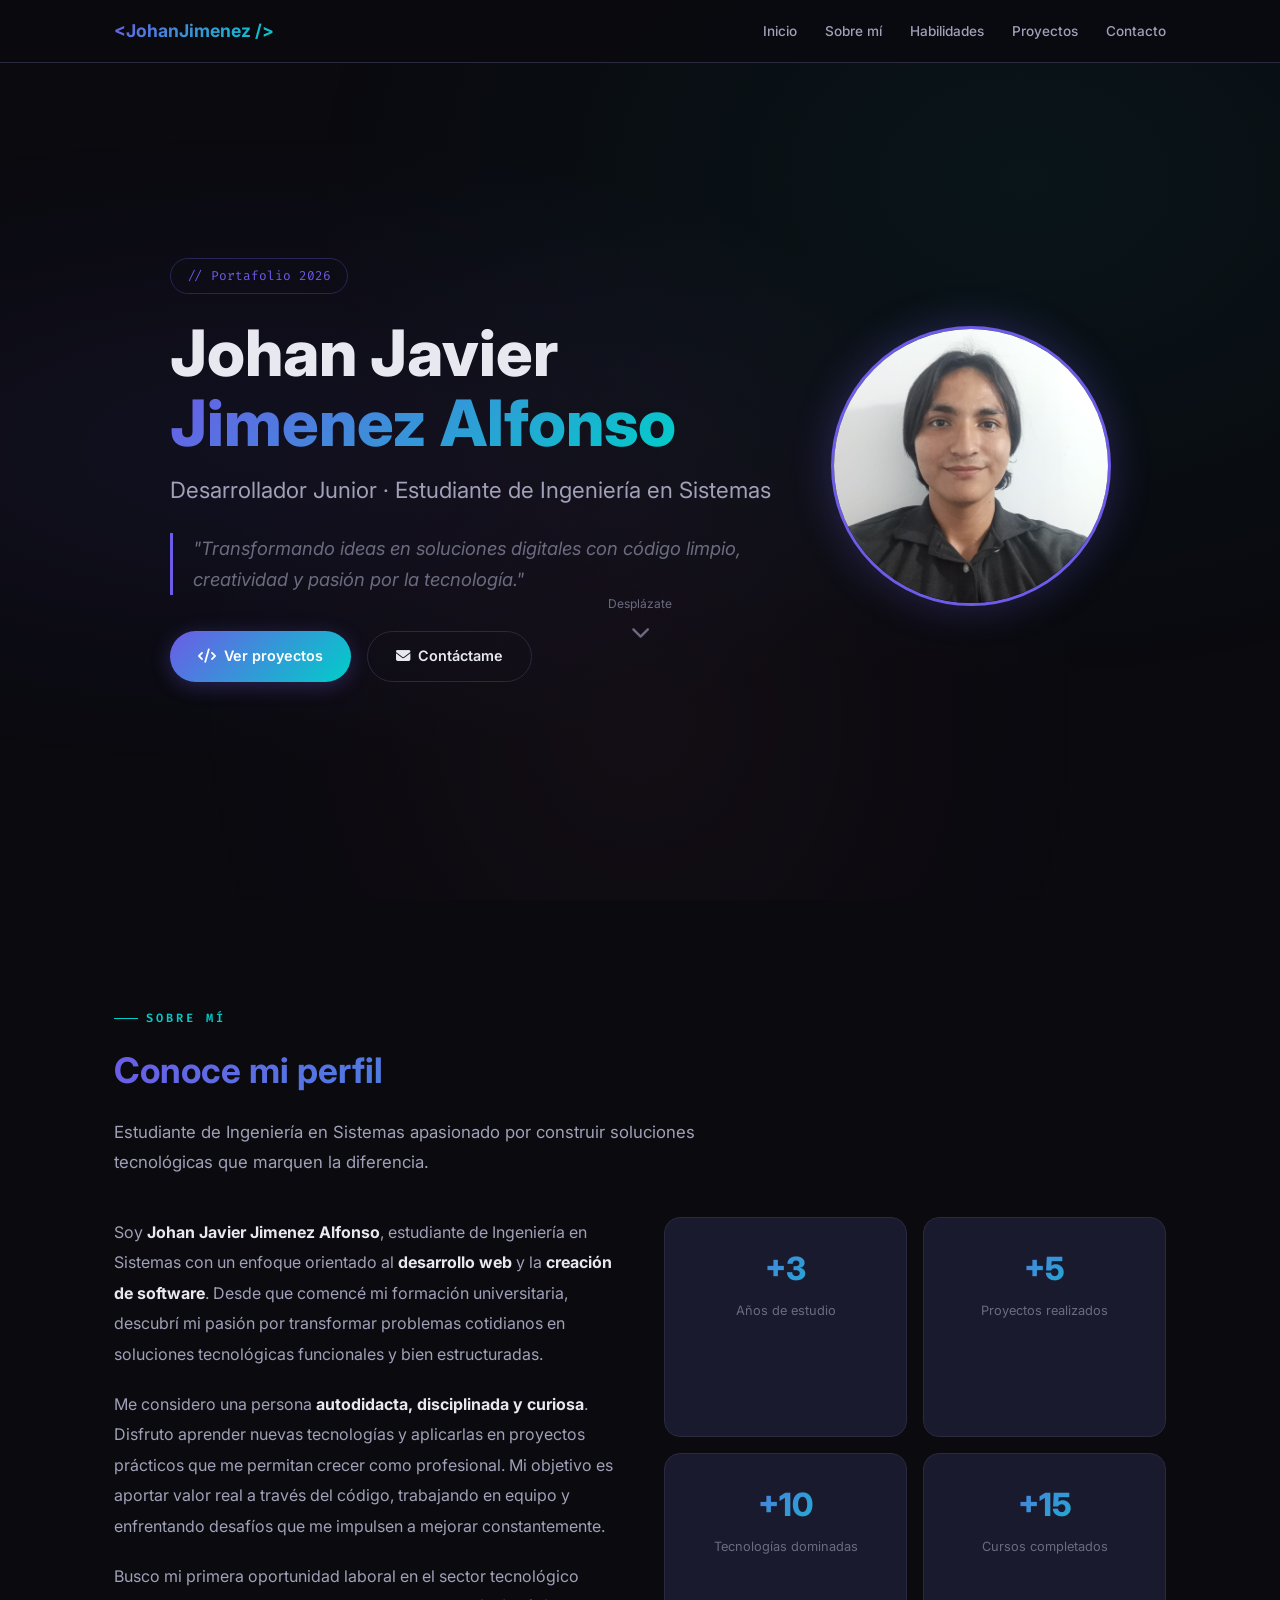
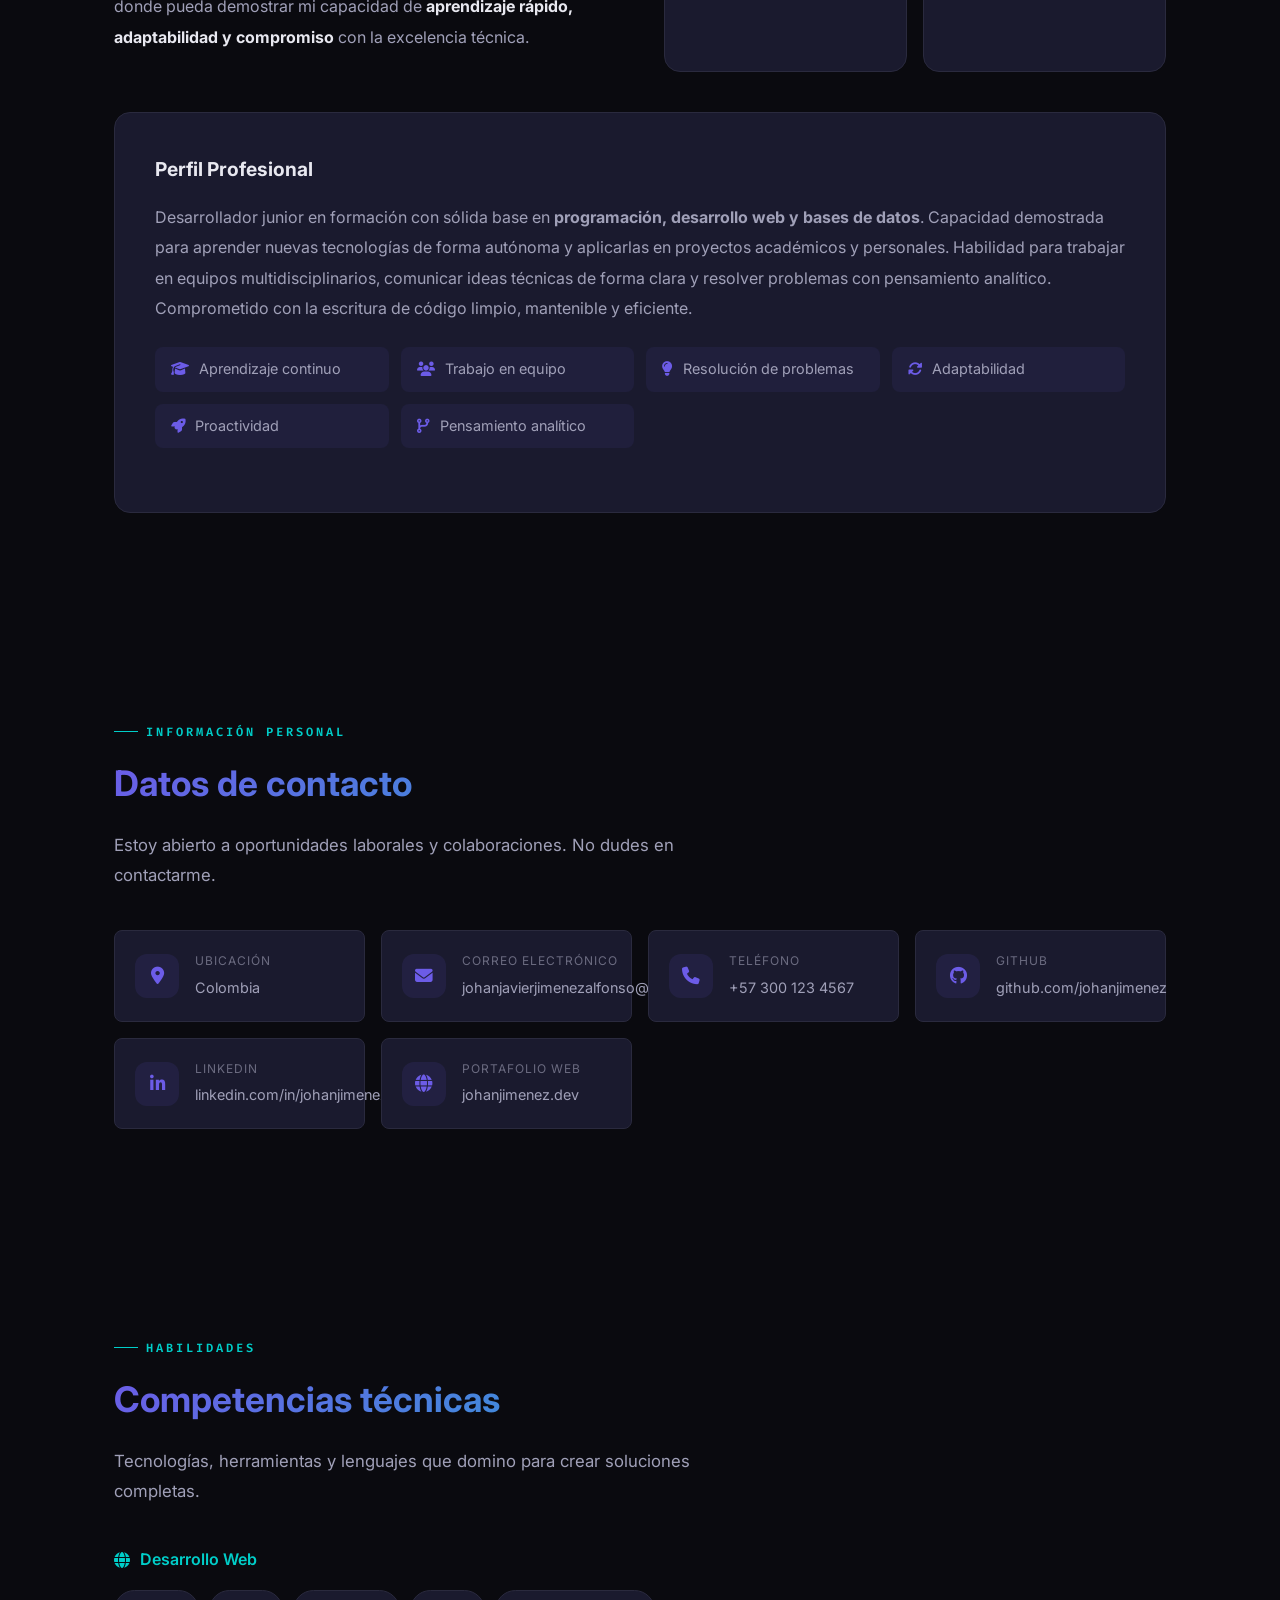
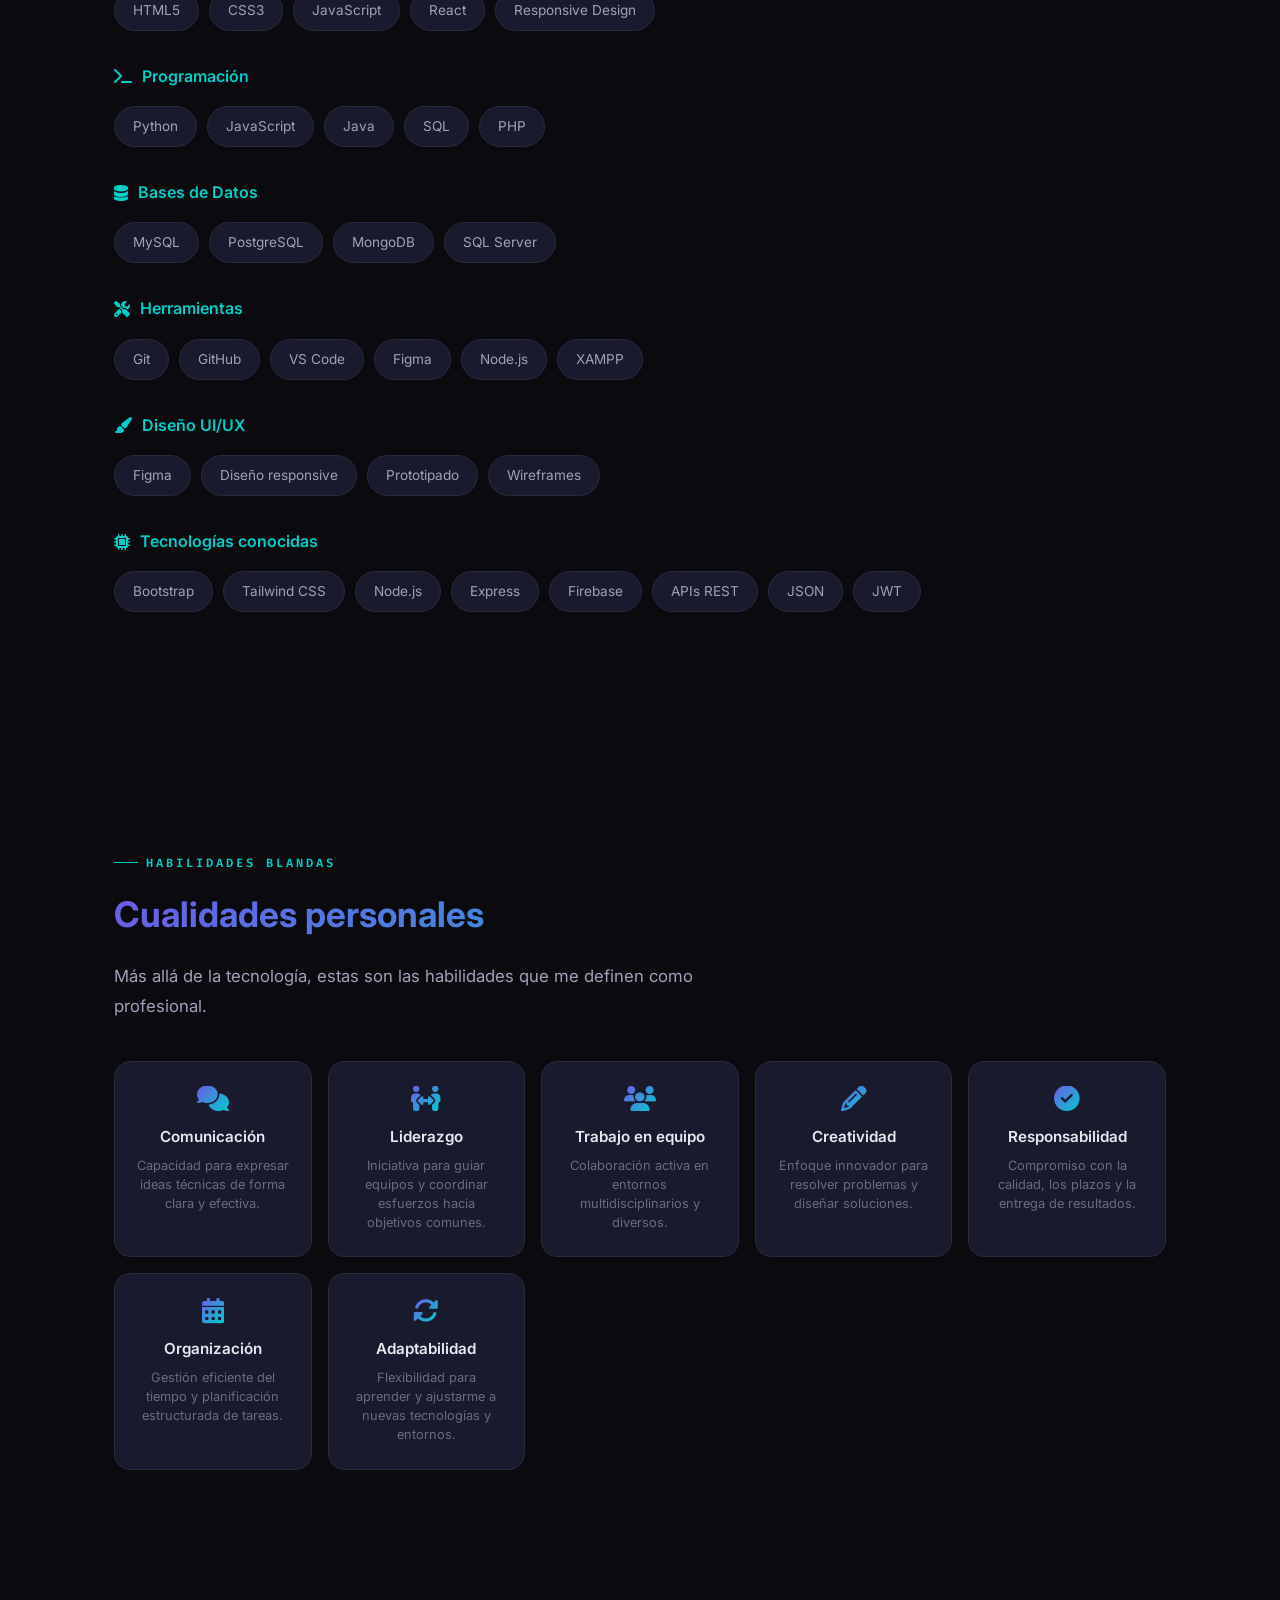
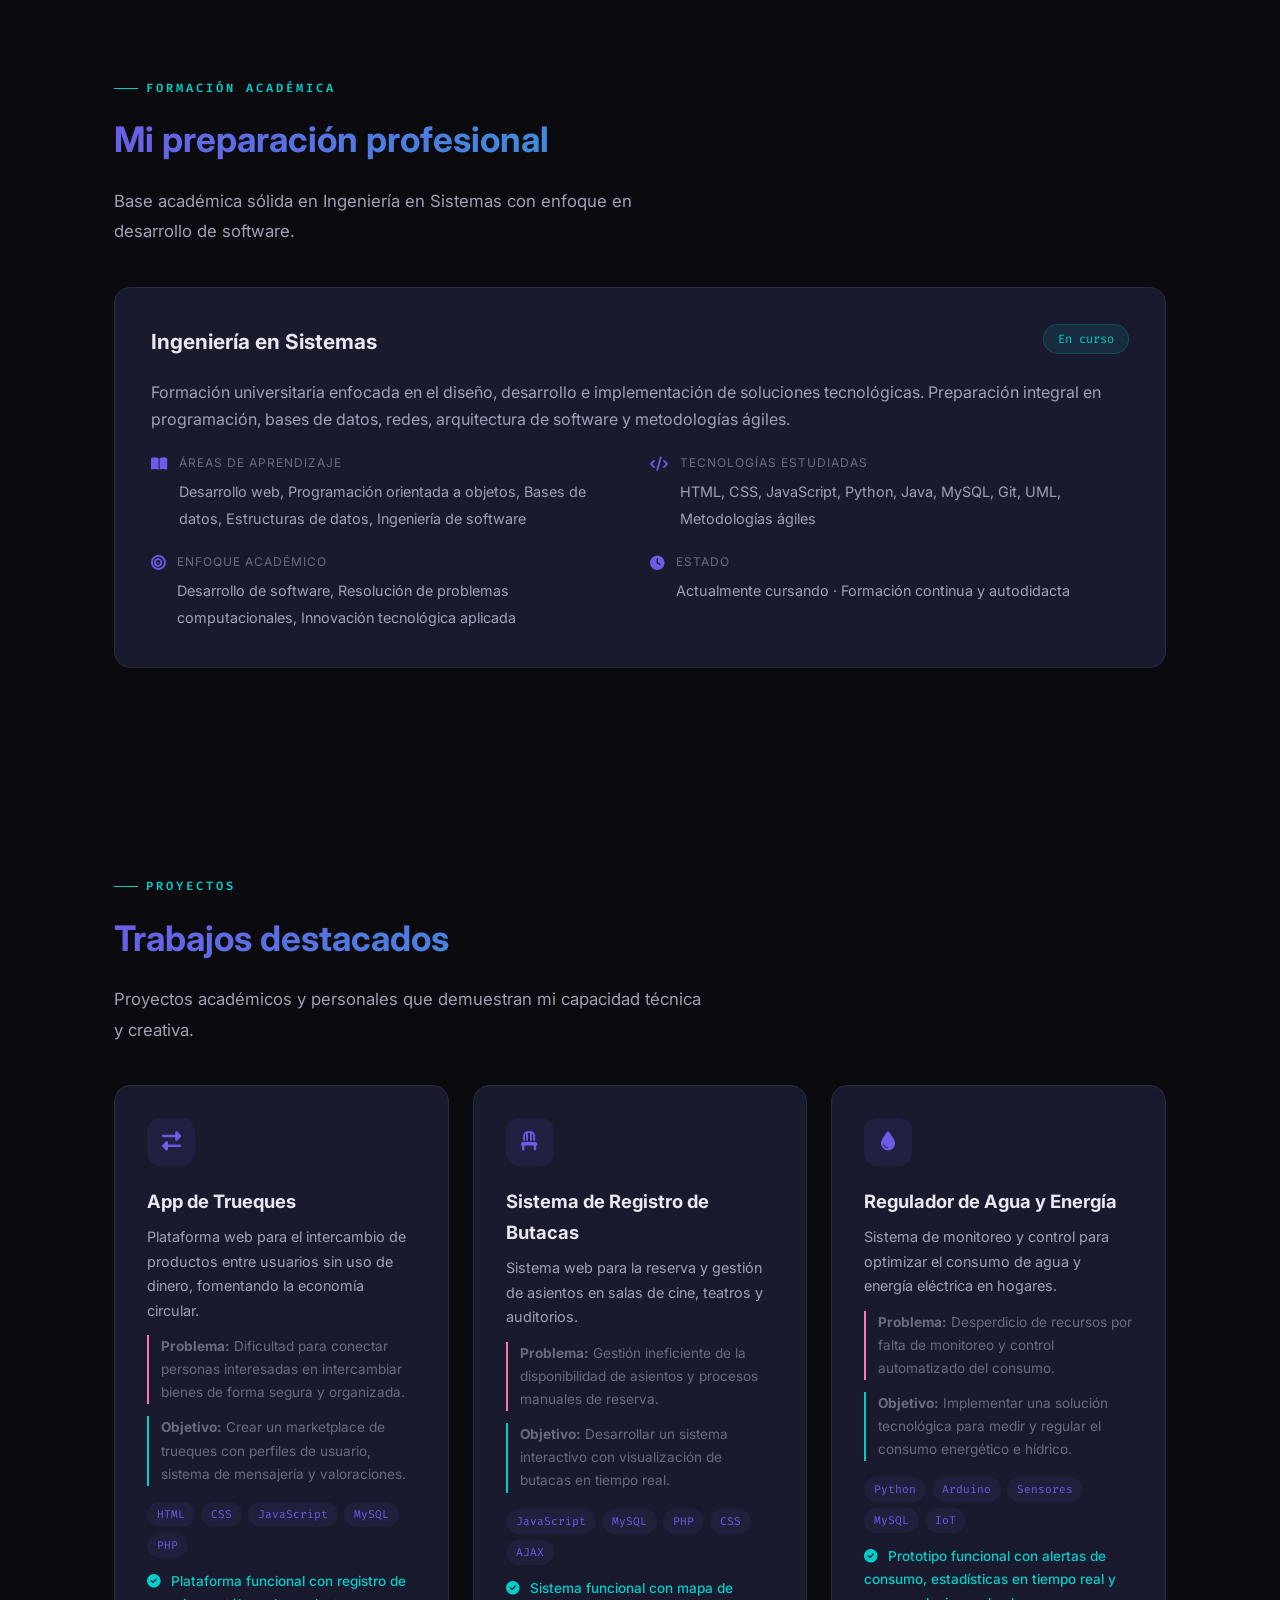
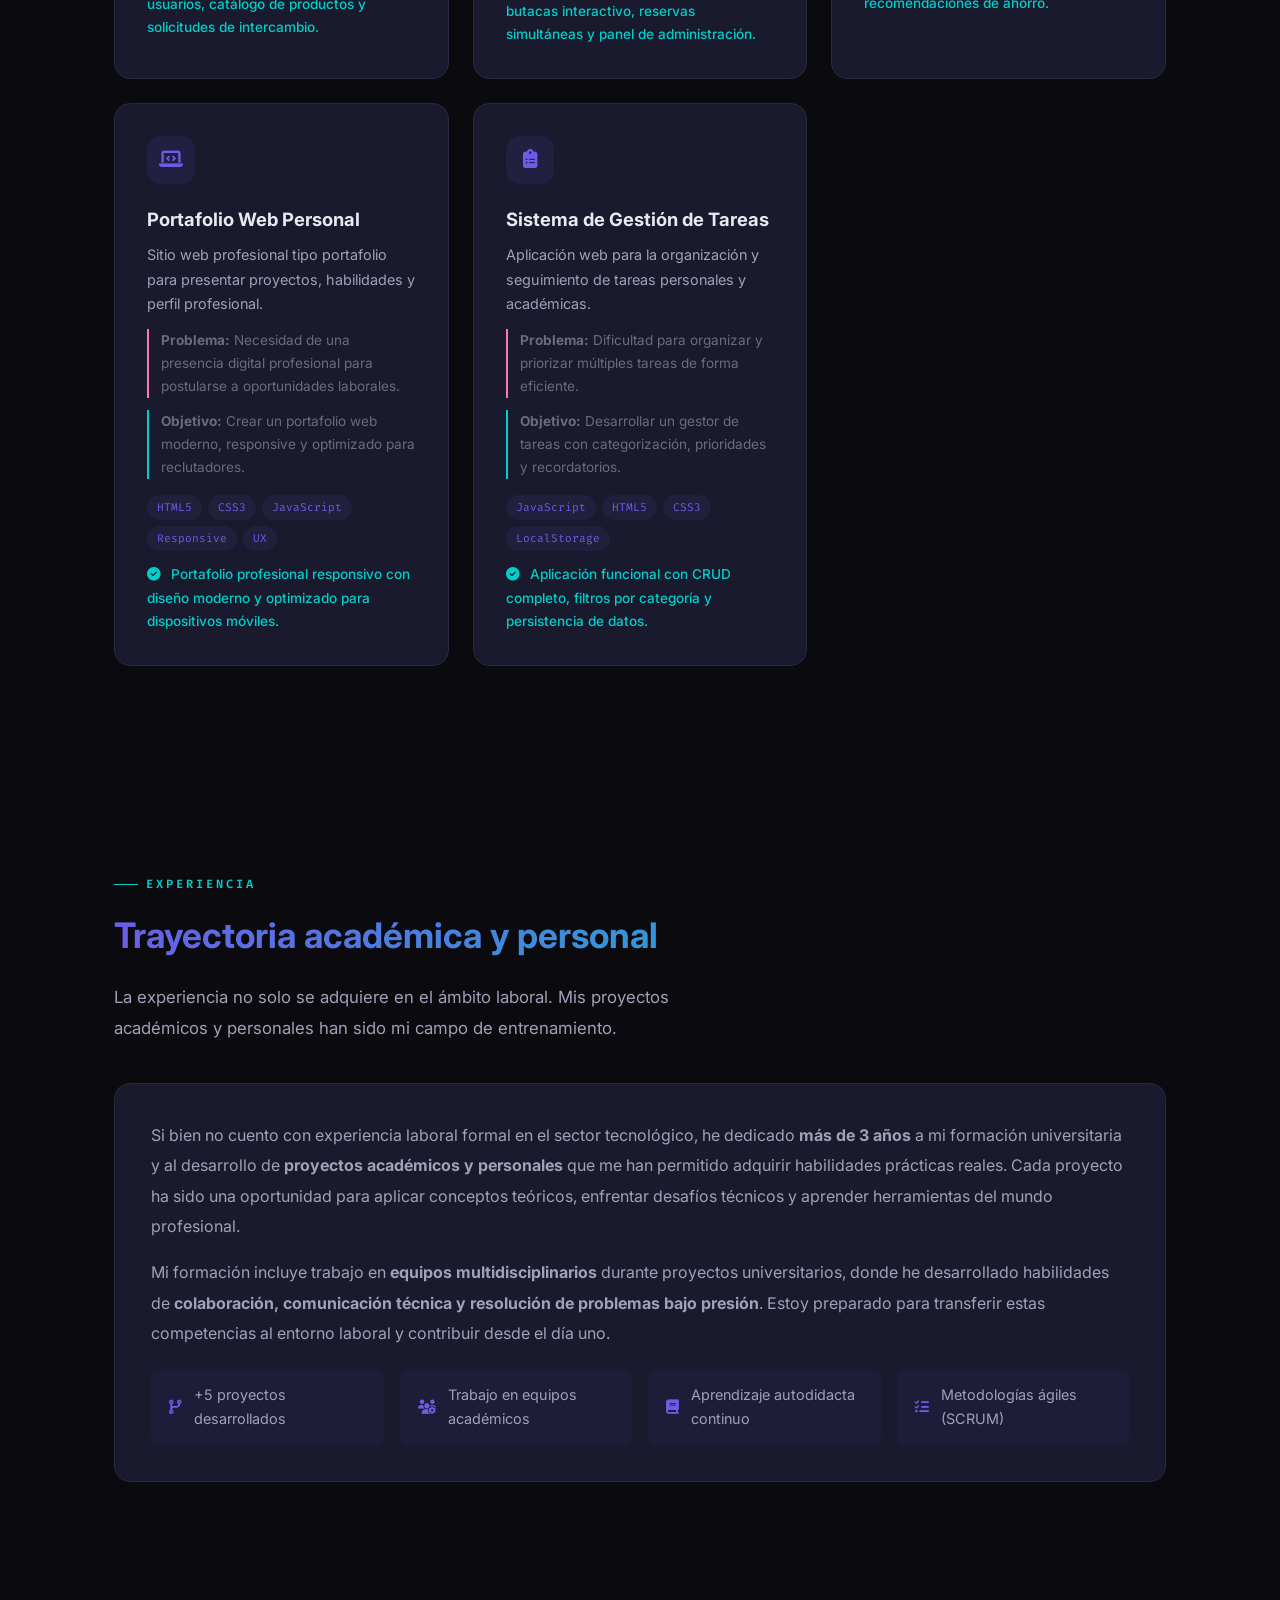
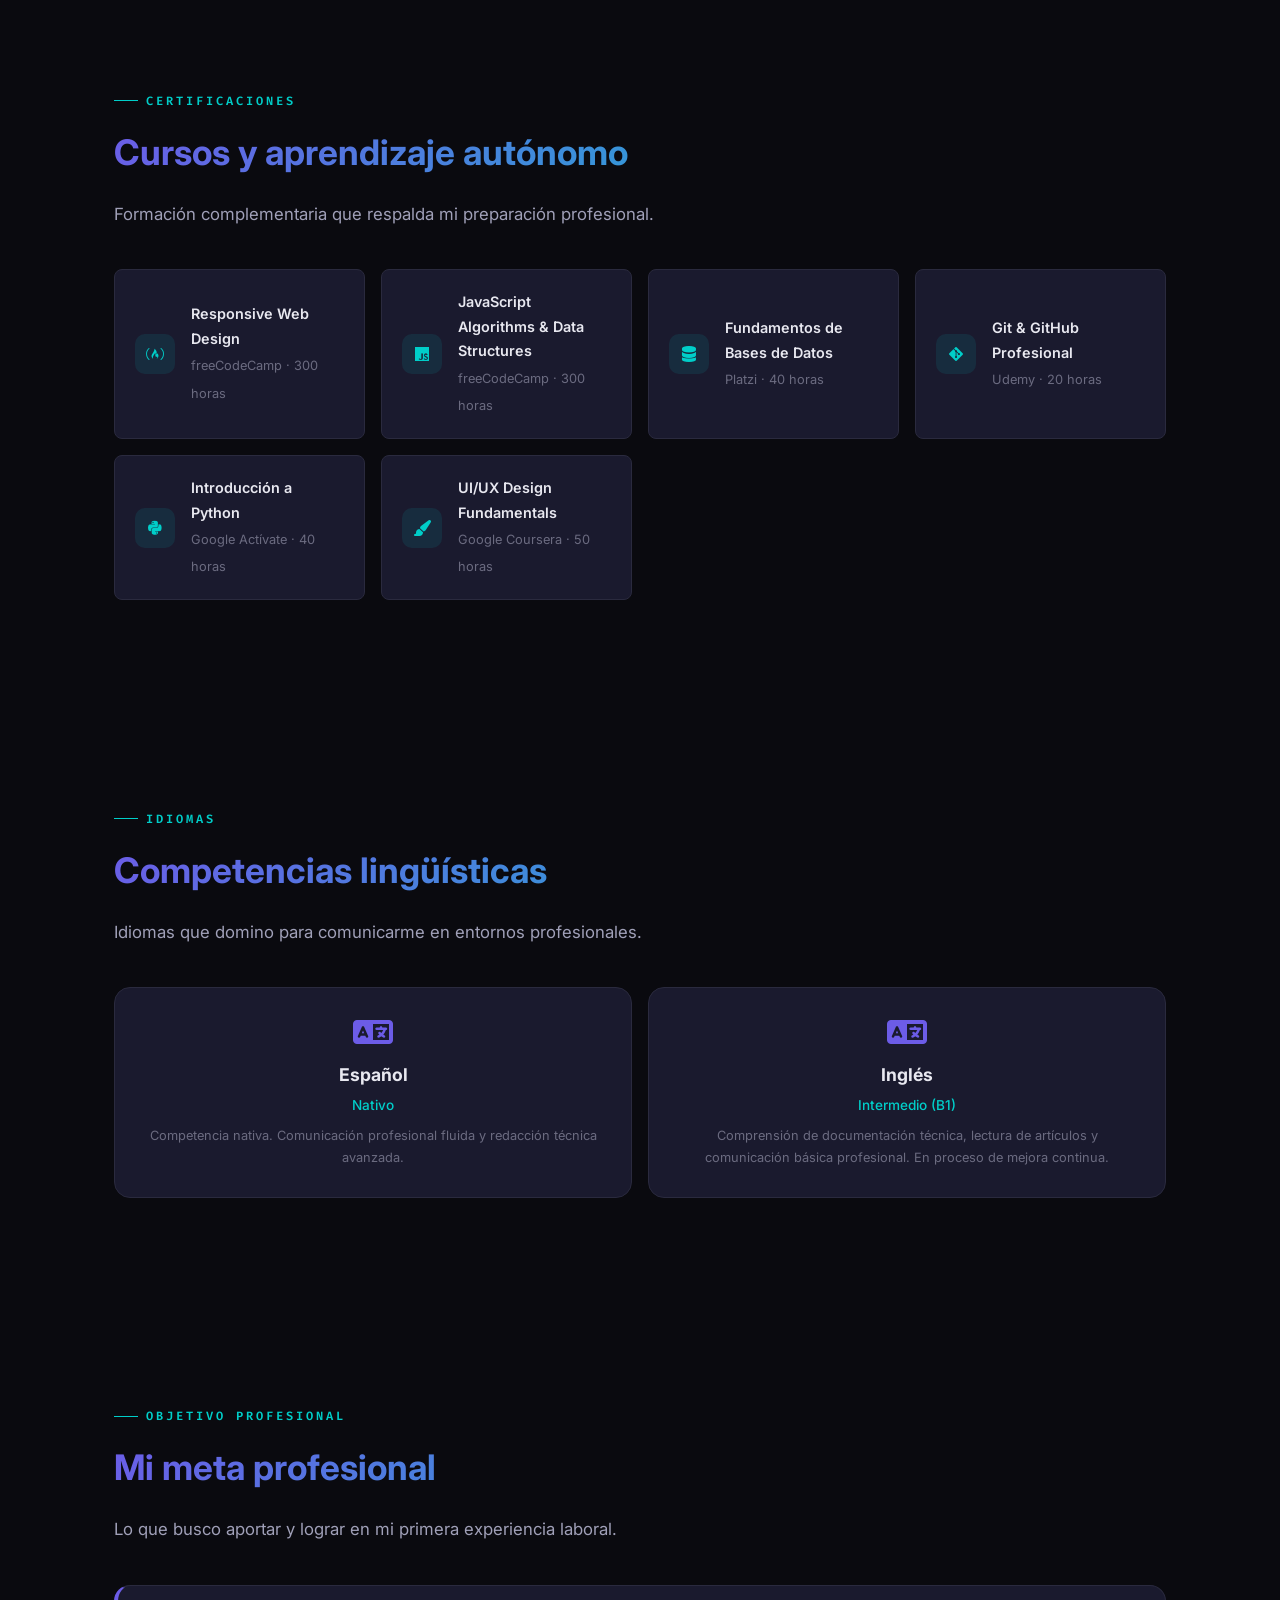
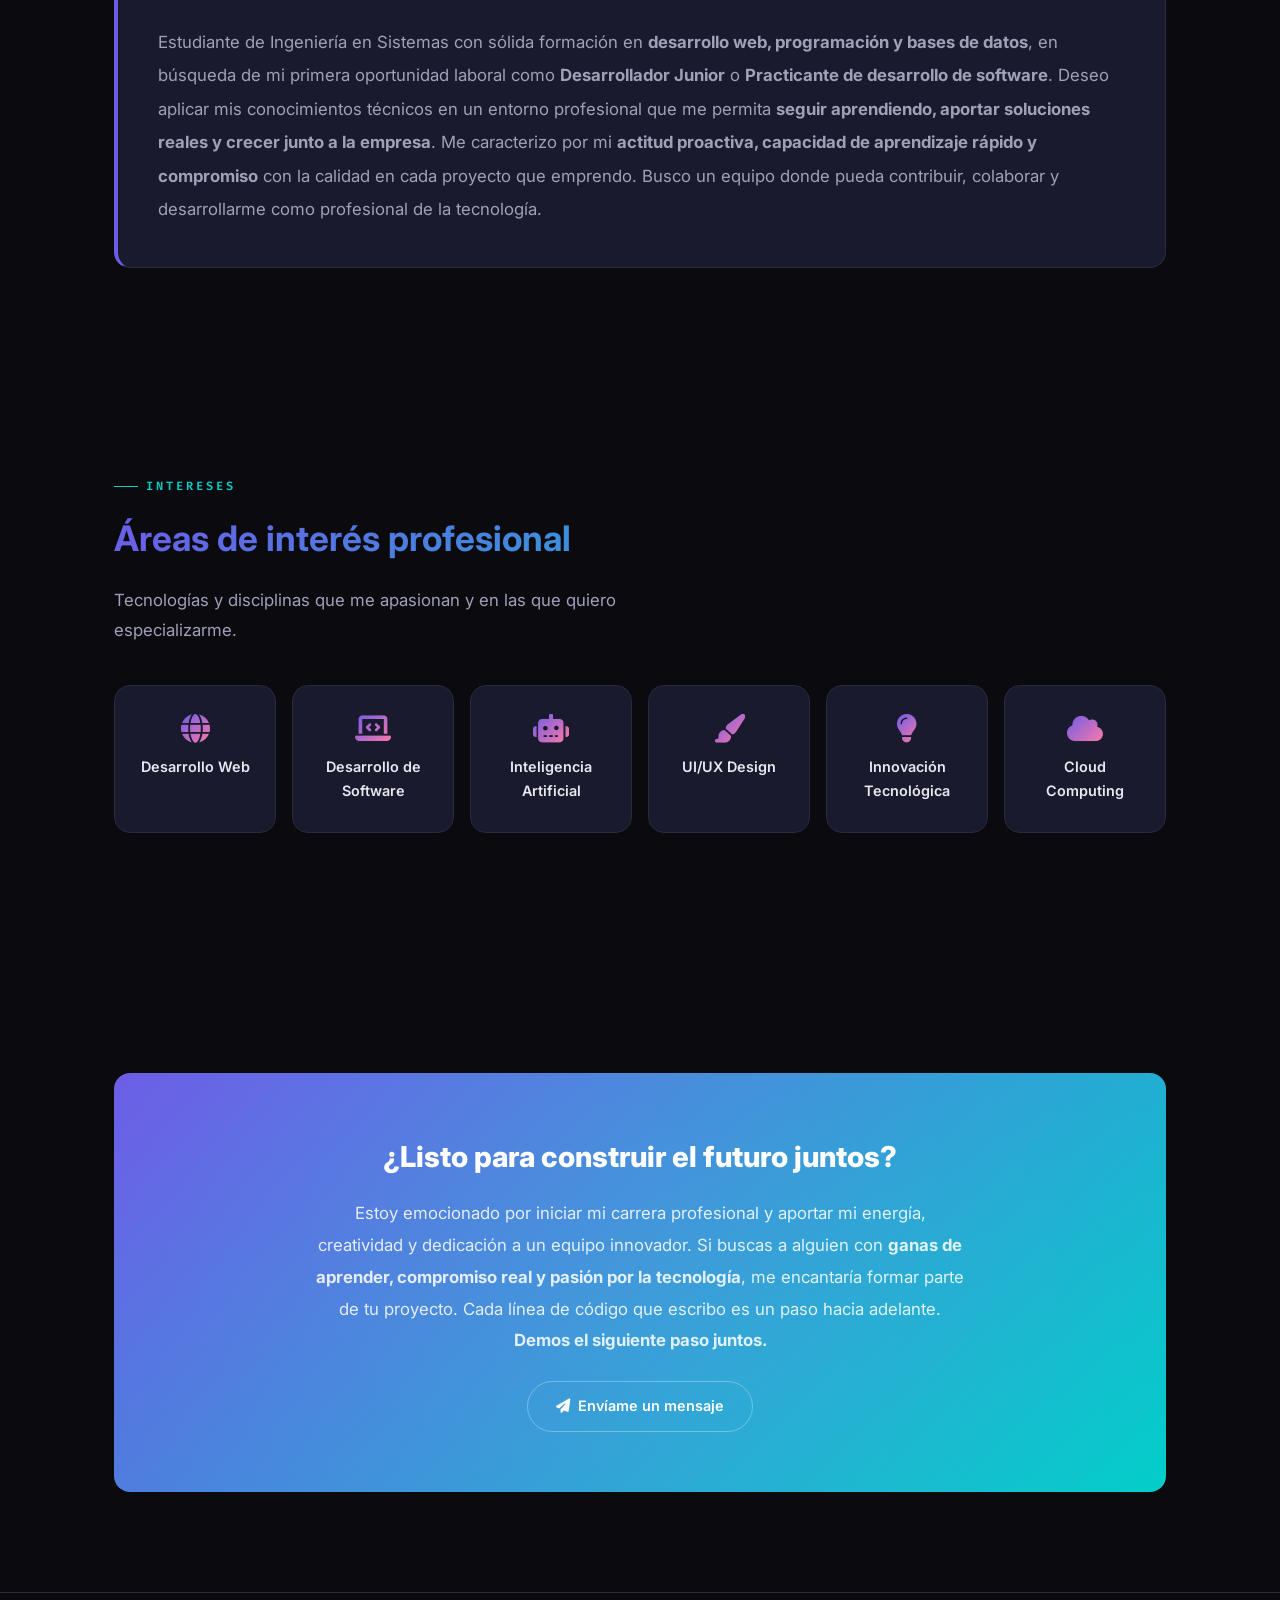
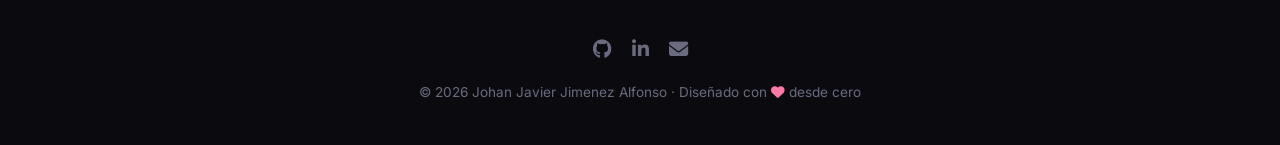
<file: index.html>
<!DOCTYPE html>
<html lang="es">
<head>
    <meta charset="UTF-8">
    <meta name="viewport" content="width=device-width, initial-scale=1.0">
    <title>Johan Javier Jimenez Alfonso | Portafolio</title>
    <link rel="preconnect" href="https://fonts.googleapis.com">
    <link href="https://fonts.googleapis.com/css2?family=Inter:wght@300;400;500;600;700;800&family=Fira+Code:wght@400;500&display=swap" rel="stylesheet">
    <link rel="stylesheet" href="https://cdnjs.cloudflare.com/ajax/libs/font-awesome/6.5.1/css/all.min.css">
    <style>
        :root {
            --bg-primary: #0a0a0f;
            --bg-secondary: #12121a;
            --bg-card: #1a1a2e;
            --bg-card-hover: #1f1f35;
            --text-primary: #e8e8f0;
            --text-secondary: #a0a0b8;
            --text-muted: #6b6b80;
            --accent-1: #6c5ce7;
            --accent-2: #00cec9;
            --accent-3: #fd79a8;
            --accent-gradient: linear-gradient(135deg, #6c5ce7, #00cec9);
            --accent-gradient-2: linear-gradient(135deg, #6c5ce7, #fd79a8);
            --border-color: #2a2a3e;
            --shadow: 0 8px 32px rgba(0, 0, 0, 0.4);
            --radius: 16px;
            --radius-sm: 8px;
        }

        * {
            margin: 0;
            padding: 0;
            box-sizing: border-box;
        }

        html {
            scroll-behavior: smooth;
        }

        body {
            font-family: 'Inter', -apple-system, BlinkMacSystemFont, sans-serif;
            background: var(--bg-primary);
            color: var(--text-primary);
            line-height: 1.7;
            overflow-x: hidden;
        }

        body::before {
            content: '';
            position: fixed;
            top: 0;
            left: 0;
            width: 100%;
            height: 100%;
            background: radial-gradient(ellipse at 20% 50%, rgba(108, 92, 231, 0.08) 0%, transparent 50%),
                        radial-gradient(ellipse at 80% 20%, rgba(0, 206, 201, 0.06) 0%, transparent 50%),
                        radial-gradient(ellipse at 50% 80%, rgba(253, 121, 168, 0.04) 0%, transparent 50%);
            pointer-events: none;
            z-index: 0;
        }

        .container {
            max-width: 1100px;
            margin: 0 auto;
            padding: 0 24px;
            position: relative;
            z-index: 1;
        }

        nav {
            position: fixed;
            top: 0;
            left: 0;
            width: 100%;
            padding: 16px 0;
            background: rgba(10, 10, 15, 0.85);
            backdrop-filter: blur(20px);
            -webkit-backdrop-filter: blur(20px);
            border-bottom: 1px solid var(--border-color);
            z-index: 1000;
        }

        nav .container {
            display: flex;
            justify-content: space-between;
            align-items: center;
        }

        .nav-logo {
            font-size: 1.1rem;
            font-weight: 700;
            background: var(--accent-gradient);
            -webkit-background-clip: text;
            -webkit-text-fill-color: transparent;
            background-clip: text;
        }

        .nav-links {
            display: flex;
            gap: 28px;
            list-style: none;
        }

        .nav-links a {
            color: var(--text-secondary);
            text-decoration: none;
            font-size: 0.85rem;
            font-weight: 500;
            transition: color 0.3s;
            position: relative;
        }

        .nav-links a::after {
            content: '';
            position: absolute;
            bottom: -4px;
            left: 0;
            width: 0;
            height: 2px;
            background: var(--accent-gradient);
            transition: width 0.3s;
        }

        .nav-links a:hover {
            color: var(--text-primary);
        }

        .nav-links a:hover::after {
            width: 100%;
        }

        .nav-toggle {
            display: none;
            flex-direction: column;
            gap: 5px;
            cursor: pointer;
            background: none;
            border: none;
            padding: 4px;
        }

        .nav-toggle span {
            width: 24px;
            height: 2px;
            background: var(--text-primary);
            border-radius: 2px;
            transition: 0.3s;
        }

        section {
            padding: 100px 0;
        }

        .section-label {
            display: inline-flex;
            align-items: center;
            gap: 8px;
            font-size: 0.75rem;
            font-weight: 600;
            text-transform: uppercase;
            letter-spacing: 3px;
            color: var(--accent-2);
            margin-bottom: 12px;
            font-family: 'Fira Code', monospace;
        }

        .section-label::before {
            content: '';
            width: 24px;
            height: 1px;
            background: var(--accent-2);
        }

        .section-title {
            font-size: 2.2rem;
            font-weight: 700;
            margin-bottom: 16px;
            background: var(--accent-gradient);
            -webkit-background-clip: text;
            -webkit-text-fill-color: transparent;
            background-clip: text;
        }

        .section-subtitle {
            font-size: 1.05rem;
            color: var(--text-secondary);
            max-width: 600px;
            line-height: 1.8;
        }

        .hero {
            min-height: 100vh;
            display: flex;
            align-items: center;
            padding: 120px 0 80px;
            position: relative;
        }

        .hero-content {
            max-width: 800px;
        }

        .hero-wrapper {
            display: flex;
            align-items: center;
            gap: 60px;
        }

        .hero-image {
            flex-shrink: 0;
            animation: fadeInUp 0.6s ease-out 0.15s both;
        }

        .hero-image img {
            width: 280px;
            height: 280px;
            border-radius: 50%;
            object-fit: cover;
            border: 3px solid var(--accent-1);
            box-shadow: 0 0 40px rgba(108, 92, 231, 0.3);
            transition: transform 0.3s, box-shadow 0.3s;
        }

        .hero-image img:hover {
            transform: scale(1.05);
            box-shadow: 0 0 60px rgba(108, 92, 231, 0.5);
        }

        @media (max-width: 768px) {
            .hero-wrapper {
                flex-direction: column-reverse;
                gap: 32px;
                text-align: center;
            }
            .hero-image img {
                width: 200px;
                height: 200px;
            }
            .hero-phrase {
                margin-left: auto;
                margin-right: auto;
            }
            .hero-buttons {
                justify-content: center;
            }
        }

        .hero-badge {
            display: inline-block;
            padding: 6px 16px;
            border: 1px solid rgba(108, 92, 231, 0.3);
            border-radius: 100px;
            font-size: 0.8rem;
            color: var(--accent-1);
            margin-bottom: 24px;
            font-family: 'Fira Code', monospace;
            animation: fadeInUp 0.6s ease-out;
        }

        .hero-name {
            font-size: 4rem;
            font-weight: 800;
            line-height: 1.1;
            margin-bottom: 12px;
            animation: fadeInUp 0.6s ease-out 0.1s both;
        }

        .hero-name span {
            background: var(--accent-gradient);
            -webkit-background-clip: text;
            -webkit-text-fill-color: transparent;
            background-clip: text;
        }

        .hero-title {
            font-size: 1.4rem;
            font-weight: 400;
            color: var(--text-secondary);
            margin-bottom: 24px;
            animation: fadeInUp 0.6s ease-out 0.2s both;
        }

        .hero-phrase {
            font-size: 1.15rem;
            color: var(--text-muted);
            border-left: 3px solid var(--accent-1);
            padding-left: 20px;
            margin-bottom: 36px;
            font-style: italic;
            max-width: 600px;
            animation: fadeInUp 0.6s ease-out 0.3s both;
        }

        .hero-buttons {
            display: flex;
            gap: 16px;
            flex-wrap: wrap;
            animation: fadeInUp 0.6s ease-out 0.4s both;
        }

        .btn {
            display: inline-flex;
            align-items: center;
            gap: 8px;
            padding: 12px 28px;
            border-radius: 100px;
            font-size: 0.9rem;
            font-weight: 600;
            text-decoration: none;
            transition: all 0.3s;
            cursor: pointer;
            border: none;
            font-family: 'Inter', sans-serif;
        }

        .btn-primary {
            background: var(--accent-gradient);
            color: white;
            box-shadow: 0 4px 20px rgba(108, 92, 231, 0.3);
        }

        .btn-primary:hover {
            transform: translateY(-2px);
            box-shadow: 0 8px 30px rgba(108, 92, 231, 0.4);
        }

        .btn-outline {
            border: 1px solid var(--border-color);
            color: var(--text-primary);
            background: transparent;
        }

        .btn-outline:hover {
            border-color: var(--accent-1);
            background: rgba(108, 92, 231, 0.08);
            transform: translateY(-2px);
        }

        .hero-scroll {
            position: absolute;
            bottom: 40px;
            left: 50%;
            transform: translateX(-50%);
            display: flex;
            flex-direction: column;
            align-items: center;
            gap: 8px;
            color: var(--text-muted);
            font-size: 0.75rem;
            animation: bounce 2s infinite;
            cursor: pointer;
        }

        .hero-scroll i {
            font-size: 1.2rem;
        }

        .about-grid {
            display: grid;
            grid-template-columns: 1fr 1fr;
            gap: 48px;
            margin-top: 40px;
        }

        .about-text p {
            color: var(--text-secondary);
            margin-bottom: 20px;
            font-size: 1rem;
            line-height: 1.9;
        }

        .about-text strong {
            color: var(--text-primary);
        }

        .about-stats {
            display: grid;
            grid-template-columns: 1fr 1fr;
            gap: 16px;
        }

        .stat-card {
            background: var(--bg-card);
            border: 1px solid var(--border-color);
            border-radius: var(--radius);
            padding: 24px;
            text-align: center;
            transition: all 0.3s;
        }

        .stat-card:hover {
            border-color: var(--accent-1);
            transform: translateY(-4px);
            box-shadow: var(--shadow);
        }

        .stat-number {
            font-size: 2rem;
            font-weight: 800;
            background: var(--accent-gradient);
            -webkit-background-clip: text;
            -webkit-text-fill-color: transparent;
            background-clip: text;
        }

        .stat-label {
            font-size: 0.8rem;
            color: var(--text-muted);
            margin-top: 4px;
        }

        .profile-card {
            background: var(--bg-card);
            border: 1px solid var(--border-color);
            border-radius: var(--radius);
            padding: 40px;
            margin-top: 40px;
        }

        .profile-card p {
            color: var(--text-secondary);
            margin-bottom: 16px;
            line-height: 1.9;
        }

        .profile-card p:last-child {
            margin-bottom: 0;
        }

        .profile-traits {
            display: grid;
            grid-template-columns: repeat(auto-fit, minmax(200px, 1fr));
            gap: 12px;
            margin: 24px 0;
        }

        .trait {
            display: flex;
            align-items: center;
            gap: 10px;
            padding: 10px 16px;
            background: rgba(108, 92, 231, 0.08);
            border-radius: var(--radius-sm);
            font-size: 0.9rem;
            color: var(--text-secondary);
        }

        .trait i {
            color: var(--accent-1);
            font-size: 0.9rem;
        }

        .contact-grid {
            display: grid;
            grid-template-columns: repeat(auto-fit, minmax(240px, 1fr));
            gap: 16px;
            margin-top: 40px;
        }

        .contact-item {
            display: flex;
            align-items: center;
            gap: 16px;
            padding: 20px;
            background: var(--bg-card);
            border: 1px solid var(--border-color);
            border-radius: var(--radius-sm);
            transition: all 0.3s;
            text-decoration: none;
            color: var(--text-primary);
        }

        .contact-item:hover {
            border-color: var(--accent-1);
            transform: translateY(-2px);
        }

        .contact-icon {
            width: 44px;
            height: 44px;
            display: flex;
            align-items: center;
            justify-content: center;
            border-radius: 12px;
            background: rgba(108, 92, 231, 0.1);
            color: var(--accent-1);
            font-size: 1.1rem;
            flex-shrink: 0;
        }

        .contact-info label {
            display: block;
            font-size: 0.75rem;
            color: var(--text-muted);
            text-transform: uppercase;
            letter-spacing: 1px;
            margin-bottom: 2px;
        }

        .contact-info span {
            font-size: 0.9rem;
            color: var(--text-secondary);
        }

        .skills-container {
            margin-top: 40px;
        }

        .skills-category {
            margin-bottom: 32px;
        }

        .skills-category-title {
            font-size: 1rem;
            font-weight: 600;
            color: var(--accent-2);
            margin-bottom: 16px;
            display: flex;
            align-items: center;
            gap: 10px;
        }

        .skills-grid {
            display: flex;
            flex-wrap: wrap;
            gap: 10px;
        }

        .skill-tag {
            padding: 8px 18px;
            background: var(--bg-card);
            border: 1px solid var(--border-color);
            border-radius: 100px;
            font-size: 0.85rem;
            color: var(--text-secondary);
            transition: all 0.3s;
        }

        .skill-tag:hover {
            border-color: var(--accent-1);
            background: rgba(108, 92, 231, 0.08);
            color: var(--text-primary);
            transform: translateY(-2px);
        }

        .soft-skills-grid {
            display: grid;
            grid-template-columns: repeat(auto-fit, minmax(180px, 1fr));
            gap: 16px;
            margin-top: 40px;
        }

        .soft-skill-card {
            background: var(--bg-card);
            border: 1px solid var(--border-color);
            border-radius: var(--radius);
            padding: 24px 20px;
            text-align: center;
            transition: all 0.3s;
        }

        .soft-skill-card:hover {
            border-color: var(--accent-1);
            transform: translateY(-4px);
            box-shadow: var(--shadow);
        }

        .soft-skill-card i {
            font-size: 1.6rem;
            margin-bottom: 12px;
            background: var(--accent-gradient);
            -webkit-background-clip: text;
            -webkit-text-fill-color: transparent;
            background-clip: text;
        }

        .soft-skill-card h4 {
            font-size: 0.95rem;
            font-weight: 600;
            margin-bottom: 6px;
        }

        .soft-skill-card p {
            font-size: 0.8rem;
            color: var(--text-muted);
            line-height: 1.5;
        }

        .education-card {
            background: var(--bg-card);
            border: 1px solid var(--border-color);
            border-radius: var(--radius);
            padding: 36px;
            margin-top: 40px;
        }

        .education-header {
            display: flex;
            justify-content: space-between;
            align-items: flex-start;
            flex-wrap: wrap;
            gap: 12px;
            margin-bottom: 20px;
        }

        .education-header h3 {
            font-size: 1.3rem;
            font-weight: 700;
        }

        .education-badge {
            padding: 4px 14px;
            background: rgba(0, 206, 201, 0.1);
            border: 1px solid rgba(0, 206, 201, 0.2);
            border-radius: 100px;
            font-size: 0.75rem;
            color: var(--accent-2);
            font-family: 'Fira Code', monospace;
        }

        .education-details {
            display: grid;
            grid-template-columns: 1fr 1fr;
            gap: 20px;
            margin-top: 20px;
        }

        .education-detail-item {
            display: flex;
            gap: 12px;
        }

        .education-detail-item i {
            color: var(--accent-1);
            margin-top: 4px;
            font-size: 0.9rem;
        }

        .education-detail-item div label {
            display: block;
            font-size: 0.75rem;
            color: var(--text-muted);
            text-transform: uppercase;
            letter-spacing: 1px;
            margin-bottom: 4px;
        }

        .education-detail-item div span {
            font-size: 0.9rem;
            color: var(--text-secondary);
        }

        .projects-grid {
            display: grid;
            grid-template-columns: repeat(auto-fit, minmax(320px, 1fr));
            gap: 24px;
            margin-top: 40px;
        }

        .project-card {
            background: var(--bg-card);
            border: 1px solid var(--border-color);
            border-radius: var(--radius);
            padding: 32px;
            transition: all 0.3s;
        }

        .project-card:hover {
            border-color: var(--accent-1);
            transform: translateY(-6px);
            box-shadow: var(--shadow);
        }

        .project-icon {
            width: 48px;
            height: 48px;
            display: flex;
            align-items: center;
            justify-content: center;
            border-radius: 14px;
            background: rgba(108, 92, 231, 0.1);
            color: var(--accent-1);
            font-size: 1.2rem;
            margin-bottom: 20px;
        }

        .project-card h3 {
            font-size: 1.15rem;
            font-weight: 700;
            margin-bottom: 8px;
        }

        .project-card .project-desc {
            color: var(--text-secondary);
            font-size: 0.9rem;
            line-height: 1.7;
            margin-bottom: 12px;
        }

        .project-card .project-problem {
            font-size: 0.85rem;
            color: var(--text-muted);
            margin-bottom: 12px;
            padding-left: 12px;
            border-left: 2px solid var(--accent-3);
        }

        .project-card .project-goal {
            font-size: 0.85rem;
            color: var(--text-muted);
            margin-bottom: 16px;
            padding-left: 12px;
            border-left: 2px solid var(--accent-2);
        }

        .project-tech {
            display: flex;
            flex-wrap: wrap;
            gap: 6px;
            margin-bottom: 12px;
        }

        .project-tech span {
            padding: 3px 10px;
            background: rgba(108, 92, 231, 0.08);
            border-radius: 100px;
            font-size: 0.7rem;
            color: var(--accent-1);
            font-family: 'Fira Code', monospace;
        }

        .project-result {
            font-size: 0.85rem;
            color: var(--accent-2);
            font-weight: 500;
        }

        .project-result i {
            margin-right: 6px;
        }

        .experience-content {
            background: var(--bg-card);
            border: 1px solid var(--border-color);
            border-radius: var(--radius);
            padding: 36px;
            margin-top: 40px;
        }

        .experience-content p {
            color: var(--text-secondary);
            line-height: 1.9;
            margin-bottom: 16px;
        }

        .experience-highlights {
            display: grid;
            grid-template-columns: repeat(auto-fit, minmax(220px, 1fr));
            gap: 16px;
            margin-top: 20px;
        }

        .exp-highlight {
            display: flex;
            align-items: center;
            gap: 12px;
            padding: 14px 18px;
            background: rgba(108, 92, 231, 0.06);
            border-radius: var(--radius-sm);
            font-size: 0.9rem;
            color: var(--text-secondary);
        }

        .exp-highlight i {
            color: var(--accent-1);
        }

        .certs-grid {
            display: grid;
            grid-template-columns: repeat(auto-fit, minmax(250px, 1fr));
            gap: 16px;
            margin-top: 40px;
        }

        .cert-card {
            background: var(--bg-card);
            border: 1px solid var(--border-color);
            border-radius: var(--radius-sm);
            padding: 20px;
            display: flex;
            align-items: center;
            gap: 16px;
            transition: all 0.3s;
        }

        .cert-card:hover {
            border-color: var(--accent-1);
        }

        .cert-icon {
            width: 40px;
            height: 40px;
            display: flex;
            align-items: center;
            justify-content: center;
            border-radius: 10px;
            background: rgba(0, 206, 201, 0.1);
            color: var(--accent-2);
            flex-shrink: 0;
        }

        .cert-info h4 {
            font-size: 0.9rem;
            font-weight: 600;
        }

        .cert-info span {
            font-size: 0.8rem;
            color: var(--text-muted);
        }

        .languages-grid {
            display: grid;
            grid-template-columns: repeat(auto-fit, minmax(200px, 1fr));
            gap: 16px;
            margin-top: 40px;
        }

        .language-card {
            background: var(--bg-card);
            border: 1px solid var(--border-color);
            border-radius: var(--radius);
            padding: 28px 24px;
            text-align: center;
            transition: all 0.3s;
        }

        .language-card:hover {
            border-color: var(--accent-1);
            transform: translateY(-4px);
        }

        .language-card i {
            font-size: 2rem;
            margin-bottom: 12px;
            color: var(--accent-1);
        }

        .language-card h4 {
            font-size: 1.1rem;
            font-weight: 700;
            margin-bottom: 4px;
        }

        .language-card .level {
            font-size: 0.85rem;
            color: var(--accent-2);
            font-weight: 500;
        }

        .language-card .desc {
            font-size: 0.8rem;
            color: var(--text-muted);
            margin-top: 8px;
        }

        .objective-box {
            background: var(--bg-card);
            border: 1px solid var(--border-color);
            border-radius: var(--radius);
            padding: 40px;
            margin-top: 40px;
            border-left: 4px solid var(--accent-1);
        }

        .objective-box p {
            color: var(--text-secondary);
            line-height: 2;
            font-size: 1.05rem;
        }

        .interests-grid {
            display: grid;
            grid-template-columns: repeat(auto-fit, minmax(160px, 1fr));
            gap: 16px;
            margin-top: 40px;
        }

        .interest-card {
            background: var(--bg-card);
            border: 1px solid var(--border-color);
            border-radius: var(--radius);
            padding: 28px 20px;
            text-align: center;
            transition: all 0.3s;
        }

        .interest-card:hover {
            border-color: var(--accent-1);
            transform: translateY(-4px);
            box-shadow: var(--shadow);
        }

        .interest-card i {
            font-size: 1.8rem;
            margin-bottom: 12px;
            background: var(--accent-gradient-2);
            -webkit-background-clip: text;
            -webkit-text-fill-color: transparent;
            background-clip: text;
        }

        .interest-card h4 {
            font-size: 0.9rem;
            font-weight: 600;
        }

        .final-message {
            background: var(--accent-gradient);
            border-radius: var(--radius);
            padding: 60px 48px;
            text-align: center;
            margin-top: 40px;
            position: relative;
            overflow: hidden;
        }

        .final-message::before {
            content: '';
            position: absolute;
            top: -50%;
            left: -50%;
            width: 200%;
            height: 200%;
            background: radial-gradient(circle, rgba(255,255,255,0.05) 0%, transparent 60%);
            animation: rotate 20s linear infinite;
        }

        @keyframes rotate {
            from { transform: rotate(0deg); }
            to { transform: rotate(360deg); }
        }

        .final-message h2 {
            font-size: 1.8rem;
            font-weight: 800;
            color: white;
            margin-bottom: 16px;
            position: relative;
        }

        .final-message p {
            color: rgba(255, 255, 255, 0.85);
            font-size: 1.05rem;
            max-width: 650px;
            margin: 0 auto 24px;
            line-height: 1.9;
            position: relative;
        }

        .final-message .btn-outline {
            border-color: rgba(255,255,255,0.3);
            color: white;
            position: relative;
        }

        .final-message .btn-outline:hover {
            border-color: white;
            background: rgba(255,255,255,0.1);
        }

        footer {
            padding: 40px 0;
            border-top: 1px solid var(--border-color);
            text-align: center;
        }

        footer p {
            color: var(--text-muted);
            font-size: 0.85rem;
        }

        footer .social-links {
            display: flex;
            justify-content: center;
            gap: 20px;
            margin-bottom: 16px;
        }

        footer .social-links a {
            color: var(--text-muted);
            font-size: 1.2rem;
            transition: all 0.3s;
        }

        footer .social-links a:hover {
            color: var(--accent-1);
            transform: translateY(-2px);
        }

        @keyframes fadeInUp {
            from {
                opacity: 0;
                transform: translateY(30px);
            }
            to {
                opacity: 1;
                transform: translateY(0);
            }
        }

        @keyframes bounce {
            0%, 20%, 50%, 80%, 100% { transform: translateX(-50%) translateY(0); }
            40% { transform: translateX(-50%) translateY(-8px); }
            60% { transform: translateX(-50%) translateY(-4px); }
        }

        @media (max-width: 768px) {
            .hero-name {
                font-size: 2.5rem;
            }
            .hero-title {
                font-size: 1.1rem;
            }
            .section-title {
                font-size: 1.6rem;
            }
            .about-grid {
                grid-template-columns: 1fr;
                gap: 32px;
            }
            .nav-links {
                display: none;
                flex-direction: column;
                position: absolute;
                top: 100%;
                left: 0;
                width: 100%;
                background: rgba(10, 10, 15, 0.98);
                padding: 20px 24px;
                border-bottom: 1px solid var(--border-color);
            }
            .nav-links.active {
                display: flex;
            }
            .nav-toggle {
                display: flex;
            }
            .education-details {
                grid-template-columns: 1fr;
            }
            .projects-grid {
                grid-template-columns: 1fr;
            }
            .final-message {
                padding: 40px 24px;
            }
            .hero {
                padding: 100px 0 60px;
            }
            section {
                padding: 60px 0;
            }
            .profile-card {
                padding: 24px;
            }
            .experience-content {
                padding: 24px;
            }
            .objective-box {
                padding: 24px;
            }
            .education-card {
                padding: 24px;
            }
            .about-stats {
                grid-template-columns: 1fr 1fr;
            }
        }

        @media (max-width: 480px) {
            .hero-name {
                font-size: 1.8rem;
            }
            .container {
                padding: 0 16px;
            }
            .about-stats {
                grid-template-columns: 1fr;
            }
        }
    </style>
</head>
<body>

    <nav>
        <div class="container">
            <span class="nav-logo">&lt;JohanJimenez /&gt;</span>
            <button class="nav-toggle" id="navToggle" aria-label="Menú">
                <span></span><span></span><span></span>
            </button>
            <ul class="nav-links" id="navLinks">
                <li><a href="#inicio">Inicio</a></li>
                <li><a href="#sobre-mi">Sobre mí</a></li>
                <li><a href="#habilidades">Habilidades</a></li>
                <li><a href="#proyectos">Proyectos</a></li>
                <li><a href="#contacto">Contacto</a></li>
            </ul>
        </div>
    </nav>

    <section class="hero" id="inicio">
        <div class="container">
            <div class="hero-wrapper">
                <div class="hero-content">
                    <div class="hero-badge">// Portafolio 2026</div>
                    <h1 class="hero-name">Johan Javier<br><span>Jimenez Alfonso</span></h1>
                    <p class="hero-title">Desarrollador Junior &middot; Estudiante de Ingeniería en Sistemas</p>
                    <p class="hero-phrase">"Transformando ideas en soluciones digitales con código limpio, creatividad y pasión por la tecnología."</p>
                    <div class="hero-buttons">
                        <a href="#proyectos" class="btn btn-primary">
                            <i class="fas fa-code"></i> Ver proyectos
                        </a>
                        <a href="#contacto" class="btn btn-outline">
                            <i class="fas fa-envelope"></i> Contáctame
                        </a>
                    </div>
                </div>
                <div class="hero-image">
                    <img src="../img/WhatsApp Image 2026-06-14 at 11.45.46 AM.jpeg" alt="Johan Javier Jimenez Alfonso">
                </div>
            </div>
            <div class="hero-scroll">
                <span>Desplázate</span>
                <i class="fas fa-chevron-down"></i>
            </div>
        </div>
    </section>

    <section id="sobre-mi">
        <div class="container">
            <div class="section-label">Sobre mí</div>
            <h2 class="section-title">Conoce mi perfil</h2>
            <p class="section-subtitle">Estudiante de Ingeniería en Sistemas apasionado por construir soluciones tecnológicas que marquen la diferencia.</p>

            <div class="about-grid">
                <div class="about-text">
                    <p>
                        Soy <strong>Johan Javier Jimenez Alfonso</strong>, estudiante de Ingeniería en Sistemas con un enfoque 
                        orientado al <strong>desarrollo web</strong> y la <strong>creación de software</strong>. Desde que comencé 
                        mi formación universitaria, descubrí mi pasión por transformar problemas cotidianos en soluciones 
                        tecnológicas funcionales y bien estructuradas.
                    </p>
                    <p>
                        Me considero una persona <strong>autodidacta, disciplinada y curiosa</strong>. Disfruto aprender 
                        nuevas tecnologías y aplicarlas en proyectos prácticos que me permitan crecer como profesional. 
                        Mi objetivo es aportar valor real a través del código, trabajando en equipo y enfrentando 
                        desafíos que me impulsen a mejorar constantemente.
                    </p>
                    <p>
                        Busco mi primera oportunidad laboral en el sector tecnológico donde pueda demostrar mi 
                        capacidad de <strong>aprendizaje rápido, adaptabilidad y compromiso</strong> con la excelencia 
                        técnica.
                    </p>
                </div>
                <div class="about-stats">
                    <div class="stat-card">
                        <div class="stat-number">+3</div>
                        <div class="stat-label">Años de estudio</div>
                    </div>
                    <div class="stat-card">
                        <div class="stat-number">+5</div>
                        <div class="stat-label">Proyectos realizados</div>
                    </div>
                    <div class="stat-card">
                        <div class="stat-number">+10</div>
                        <div class="stat-label">Tecnologías dominadas</div>
                    </div>
                    <div class="stat-card">
                        <div class="stat-number">+15</div>
                        <div class="stat-label">Cursos completados</div>
                    </div>
                </div>
            </div>

            <div class="profile-card">
                <h3 style="margin-bottom: 16px; font-size: 1.2rem;">Perfil Profesional</h3>
                <p>
                    Desarrollador junior en formación con sólida base en <strong>programación, desarrollo web 
                    y bases de datos</strong>. Capacidad demostrada para aprender nuevas tecnologías de forma 
                    autónoma y aplicarlas en proyectos académicos y personales. Habilidad para trabajar en 
                    equipos multidisciplinarios, comunicar ideas técnicas de forma clara y resolver problemas 
                    con pensamiento analítico. Comprometido con la escritura de código limpio, mantenible 
                    y eficiente.
                </p>
                <div class="profile-traits">
                    <div class="trait"><i class="fas fa-graduation-cap"></i> Aprendizaje continuo</div>
                    <div class="trait"><i class="fas fa-users"></i> Trabajo en equipo</div>
                    <div class="trait"><i class="fas fa-lightbulb"></i> Resolución de problemas</div>
                    <div class="trait"><i class="fas fa-sync-alt"></i> Adaptabilidad</div>
                    <div class="trait"><i class="fas fa-rocket"></i> Proactividad</div>
                    <div class="trait"><i class="fas fa-code-branch"></i> Pensamiento analítico</div>
                </div>
            </div>
        </div>
    </section>

    <section id="info-personal">
        <div class="container">
            <div class="section-label">Información personal</div>
            <h2 class="section-title">Datos de contacto</h2>
            <p class="section-subtitle">Estoy abierto a oportunidades laborales y colaboraciones. No dudes en contactarme.</p>

            <div class="contact-grid">
                <a href="#" class="contact-item">
                    <div class="contact-icon"><i class="fas fa-map-marker-alt"></i></div>
                    <div class="contact-info">
                        <label>Ubicación</label>
                        <span>Colombia</span>
                    </div>
                </a>
                <a href="mailto:johanjavierjimenezalfonso@gmail.com?subject=Contacto%20desde%20tu%20portafolio&body=Hola%20Johan%2C%0A%0A" class="contact-item">
                    <div class="contact-icon"><i class="fas fa-envelope"></i></div>
                    <div class="contact-info">
                        <label>Correo electrónico</label>
                        <span>johanjavierjimenezalfonso@gmail.com</span>
                    </div>
                </a>
                <a href="tel:+573001234567" class="contact-item">
                    <div class="contact-icon"><i class="fas fa-phone"></i></div>
                    <div class="contact-info">
                        <label>Teléfono</label>
                        <span>+57 300 123 4567</span>
                    </div>
                </a>
                <a href="https://github.com/johanjimenez" target="_blank" class="contact-item">
                    <div class="contact-icon"><i class="fab fa-github"></i></div>
                    <div class="contact-info">
                        <label>GitHub</label>
                        <span>github.com/johanjimenez</span>
                    </div>
                </a>
                <a href="https://linkedin.com/in/johanjimenez" target="_blank" class="contact-item">
                    <div class="contact-icon"><i class="fab fa-linkedin-in"></i></div>
                    <div class="contact-info">
                        <label>LinkedIn</label>
                        <span>linkedin.com/in/johanjimenez</span>
                    </div>
                </a>
                <a href="#" class="contact-item">
                    <div class="contact-icon"><i class="fas fa-globe"></i></div>
                    <div class="contact-info">
                        <label>Portafolio web</label>
                        <span>johanjimenez.dev</span>
                    </div>
                </a>
            </div>
        </div>
    </section>

    <section id="habilidades">
        <div class="container">
            <div class="section-label">Habilidades</div>
            <h2 class="section-title">Competencias técnicas</h2>
            <p class="section-subtitle">Tecnologías, herramientas y lenguajes que domino para crear soluciones completas.</p>

            <div class="skills-container">
                <div class="skills-category">
                    <div class="skills-category-title"><i class="fas fa-globe"></i> Desarrollo Web</div>
                    <div class="skills-grid">
                        <span class="skill-tag">HTML5</span>
                        <span class="skill-tag">CSS3</span>
                        <span class="skill-tag">JavaScript</span>
                        <span class="skill-tag">React</span>
                        <span class="skill-tag">Responsive Design</span>
                    </div>
                </div>

                <div class="skills-category">
                    <div class="skills-category-title"><i class="fas fa-terminal"></i> Programación</div>
                    <div class="skills-grid">
                        <span class="skill-tag">Python</span>
                        <span class="skill-tag">JavaScript</span>
                        <span class="skill-tag">Java</span>
                        <span class="skill-tag">SQL</span>
                        <span class="skill-tag">PHP</span>
                    </div>
                </div>

                <div class="skills-category">
                    <div class="skills-category-title"><i class="fas fa-database"></i> Bases de Datos</div>
                    <div class="skills-grid">
                        <span class="skill-tag">MySQL</span>
                        <span class="skill-tag">PostgreSQL</span>
                        <span class="skill-tag">MongoDB</span>
                        <span class="skill-tag">SQL Server</span>
                    </div>
                </div>

                <div class="skills-category">
                    <div class="skills-category-title"><i class="fas fa-tools"></i> Herramientas</div>
                    <div class="skills-grid">
                        <span class="skill-tag">Git</span>
                        <span class="skill-tag">GitHub</span>
                        <span class="skill-tag">VS Code</span>
                        <span class="skill-tag">Figma</span>
                        <span class="skill-tag">Node.js</span>
                        <span class="skill-tag">XAMPP</span>
                    </div>
                </div>

                <div class="skills-category">
                    <div class="skills-category-title"><i class="fas fa-paint-brush"></i> Diseño UI/UX</div>
                    <div class="skills-grid">
                        <span class="skill-tag">Figma</span>
                        <span class="skill-tag">Diseño responsive</span>
                        <span class="skill-tag">Prototipado</span>
                        <span class="skill-tag">Wireframes</span>
                    </div>
                </div>

                <div class="skills-category">
                    <div class="skills-category-title"><i class="fas fa-microchip"></i> Tecnologías conocidas</div>
                    <div class="skills-grid">
                        <span class="skill-tag">Bootstrap</span>
                        <span class="skill-tag">Tailwind CSS</span>
                        <span class="skill-tag">Node.js</span>
                        <span class="skill-tag">Express</span>
                        <span class="skill-tag">Firebase</span>
                        <span class="skill-tag">APIs REST</span>
                        <span class="skill-tag">JSON</span>
                        <span class="skill-tag">JWT</span>
                    </div>
                </div>
            </div>
        </div>
    </section>

    <section id="habilidades-blandas">
        <div class="container">
            <div class="section-label">Habilidades blandas</div>
            <h2 class="section-title">Cualidades personales</h2>
            <p class="section-subtitle">Más allá de la tecnología, estas son las habilidades que me definen como profesional.</p>

            <div class="soft-skills-grid">
                <div class="soft-skill-card">
                    <i class="fas fa-comments"></i>
                    <h4>Comunicación</h4>
                    <p>Capacidad para expresar ideas técnicas de forma clara y efectiva.</p>
                </div>
                <div class="soft-skill-card">
                    <i class="fas fa-people-arrows"></i>
                    <h4>Liderazgo</h4>
                    <p>Iniciativa para guiar equipos y coordinar esfuerzos hacia objetivos comunes.</p>
                </div>
                <div class="soft-skill-card">
                    <i class="fas fa-users"></i>
                    <h4>Trabajo en equipo</h4>
                    <p>Colaboración activa en entornos multidisciplinarios y diversos.</p>
                </div>
                <div class="soft-skill-card">
                    <i class="fas fa-pencil-alt"></i>
                    <h4>Creatividad</h4>
                    <p>Enfoque innovador para resolver problemas y diseñar soluciones.</p>
                </div>
                <div class="soft-skill-card">
                    <i class="fas fa-check-circle"></i>
                    <h4>Responsabilidad</h4>
                    <p>Compromiso con la calidad, los plazos y la entrega de resultados.</p>
                </div>
                <div class="soft-skill-card">
                    <i class="fas fa-calendar-alt"></i>
                    <h4>Organización</h4>
                    <p>Gestión eficiente del tiempo y planificación estructurada de tareas.</p>
                </div>
                <div class="soft-skill-card">
                    <i class="fas fa-sync-alt"></i>
                    <h4>Adaptabilidad</h4>
                    <p>Flexibilidad para aprender y ajustarme a nuevas tecnologías y entornos.</p>
                </div>
            </div>
        </div>
    </section>

    <section id="formacion">
        <div class="container">
            <div class="section-label">Formación académica</div>
            <h2 class="section-title">Mi preparación profesional</h2>
            <p class="section-subtitle">Base académica sólida en Ingeniería en Sistemas con enfoque en desarrollo de software.</p>

            <div class="education-card">
                <div class="education-header">
                    <h3>Ingeniería en Sistemas</h3>
                    <span class="education-badge">En curso</span>
                </div>
                <p style="color: var(--text-secondary);">
                    Formación universitaria enfocada en el diseño, desarrollo e implementación de soluciones 
                    tecnológicas. Preparación integral en programación, bases de datos, redes, arquitectura 
                    de software y metodologías ágiles.
                </p>
                <div class="education-details">
                    <div class="education-detail-item">
                        <i class="fas fa-book-open"></i>
                        <div>
                            <label>Áreas de aprendizaje</label>
                            <span>Desarrollo web, Programación orientada a objetos, Bases de datos, Estructuras de datos, Ingeniería de software</span>
                        </div>
                    </div>
                    <div class="education-detail-item">
                        <i class="fas fa-code"></i>
                        <div>
                            <label>Tecnologías estudiadas</label>
                            <span>HTML, CSS, JavaScript, Python, Java, MySQL, Git, UML, Metodologías ágiles</span>
                        </div>
                    </div>
                    <div class="education-detail-item">
                        <i class="fas fa-bullseye"></i>
                        <div>
                            <label>Enfoque académico</label>
                            <span>Desarrollo de software, Resolución de problemas computacionales, Innovación tecnológica aplicada</span>
                        </div>
                    </div>
                    <div class="education-detail-item">
                        <i class="fas fa-clock"></i>
                        <div>
                            <label>Estado</label>
                            <span>Actualmente cursando &middot; Formación continua y autodidacta</span>
                        </div>
                    </div>
                </div>
            </div>
        </div>
    </section>

    <section id="proyectos">
        <div class="container">
            <div class="section-label">Proyectos</div>
            <h2 class="section-title">Trabajos destacados</h2>
            <p class="section-subtitle">Proyectos académicos y personales que demuestran mi capacidad técnica y creativa.</p>

            <div class="projects-grid">
                <div class="project-card">
                    <div class="project-icon"><i class="fas fa-exchange-alt"></i></div>
                    <h3>App de Trueques</h3>
                    <p class="project-desc">Plataforma web para el intercambio de productos entre usuarios sin uso de dinero, fomentando la economía circular.</p>
                    <p class="project-problem"><strong>Problema:</strong> Dificultad para conectar personas interesadas en intercambiar bienes de forma segura y organizada.</p>
                    <p class="project-goal"><strong>Objetivo:</strong> Crear un marketplace de trueques con perfiles de usuario, sistema de mensajería y valoraciones.</p>
                    <div class="project-tech">
                        <span>HTML</span><span>CSS</span><span>JavaScript</span><span>MySQL</span><span>PHP</span>
                    </div>
                    <p class="project-result"><i class="fas fa-check-circle"></i> Plataforma funcional con registro de usuarios, catálogo de productos y solicitudes de intercambio.</p>
                </div>

                <div class="project-card">
                    <div class="project-icon"><i class="fas fa-chair"></i></div>
                    <h3>Sistema de Registro de Butacas</h3>
                    <p class="project-desc">Sistema web para la reserva y gestión de asientos en salas de cine, teatros y auditorios.</p>
                    <p class="project-problem"><strong>Problema:</strong> Gestión ineficiente de la disponibilidad de asientos y procesos manuales de reserva.</p>
                    <p class="project-goal"><strong>Objetivo:</strong> Desarrollar un sistema interactivo con visualización de butacas en tiempo real.</p>
                    <div class="project-tech">
                        <span>JavaScript</span><span>MySQL</span><span>PHP</span><span>CSS</span><span>AJAX</span>
                    </div>
                    <p class="project-result"><i class="fas fa-check-circle"></i> Sistema funcional con mapa de butacas interactivo, reservas simultáneas y panel de administración.</p>
                </div>

                <div class="project-card">
                    <div class="project-icon"><i class="fas fa-tint"></i></div>
                    <h3>Regulador de Agua y Energía</h3>
                    <p class="project-desc">Sistema de monitoreo y control para optimizar el consumo de agua y energía eléctrica en hogares.</p>
                    <p class="project-problem"><strong>Problema:</strong> Desperdicio de recursos por falta de monitoreo y control automatizado del consumo.</p>
                    <p class="project-goal"><strong>Objetivo:</strong> Implementar una solución tecnológica para medir y regular el consumo energético e hídrico.</p>
                    <div class="project-tech">
                        <span>Python</span><span>Arduino</span><span>Sensores</span><span>MySQL</span><span>IoT</span>
                    </div>
                    <p class="project-result"><i class="fas fa-check-circle"></i> Prototipo funcional con alertas de consumo, estadísticas en tiempo real y recomendaciones de ahorro.</p>
                </div>

                <div class="project-card">
                    <div class="project-icon"><i class="fas fa-laptop-code"></i></div>
                    <h3>Portafolio Web Personal</h3>
                    <p class="project-desc">Sitio web profesional tipo portafolio para presentar proyectos, habilidades y perfil profesional.</p>
                    <p class="project-problem"><strong>Problema:</strong> Necesidad de una presencia digital profesional para postularse a oportunidades laborales.</p>
                    <p class="project-goal"><strong>Objetivo:</strong> Crear un portafolio web moderno, responsive y optimizado para reclutadores.</p>
                    <div class="project-tech">
                        <span>HTML5</span><span>CSS3</span><span>JavaScript</span><span>Responsive</span><span>UX</span>
                    </div>
                    <p class="project-result"><i class="fas fa-check-circle"></i> Portafolio profesional responsivo con diseño moderno y optimizado para dispositivos móviles.</p>
                </div>

                <div class="project-card">
                    <div class="project-icon"><i class="fas fa-clipboard-list"></i></div>
                    <h3>Sistema de Gestión de Tareas</h3>
                    <p class="project-desc">Aplicación web para la organización y seguimiento de tareas personales y académicas.</p>
                    <p class="project-problem"><strong>Problema:</strong> Dificultad para organizar y priorizar múltiples tareas de forma eficiente.</p>
                    <p class="project-goal"><strong>Objetivo:</strong> Desarrollar un gestor de tareas con categorización, prioridades y recordatorios.</p>
                    <div class="project-tech">
                        <span>JavaScript</span><span>HTML5</span><span>CSS3</span><span>LocalStorage</span>
                    </div>
                    <p class="project-result"><i class="fas fa-check-circle"></i> Aplicación funcional con CRUD completo, filtros por categoría y persistencia de datos.</p>
                </div>
            </div>
        </div>
    </section>

    <section id="experiencia">
        <div class="container">
            <div class="section-label">Experiencia</div>
            <h2 class="section-title">Trayectoria académica y personal</h2>
            <p class="section-subtitle">La experiencia no solo se adquiere en el ámbito laboral. Mis proyectos académicos y personales han sido mi campo de entrenamiento.</p>

            <div class="experience-content">
                <p>
                    Si bien no cuento con experiencia laboral formal en el sector tecnológico, he dedicado 
                    <strong>más de 3 años</strong> a mi formación universitaria y al desarrollo de <strong>proyectos 
                    académicos y personales</strong> que me han permitido adquirir habilidades prácticas reales. 
                    Cada proyecto ha sido una oportunidad para aplicar conceptos teóricos, enfrentar desafíos 
                    técnicos y aprender herramientas del mundo profesional.
                </p>
                <p>
                    Mi formación incluye trabajo en <strong>equipos multidisciplinarios</strong> durante proyectos 
                    universitarios, donde he desarrollado habilidades de <strong>colaboración, comunicación técnica 
                    y resolución de problemas bajo presión</strong>. Estoy preparado para transferir estas 
                    competencias al entorno laboral y contribuir desde el día uno.
                </p>
                <div class="experience-highlights">
                    <div class="exp-highlight"><i class="fas fa-code-branch"></i> +5 proyectos desarrollados</div>
                    <div class="exp-highlight"><i class="fas fa-users-cog"></i> Trabajo en equipos académicos</div>
                    <div class="exp-highlight"><i class="fas fa-book"></i> Aprendizaje autodidacta continuo</div>
                    <div class="exp-highlight"><i class="fas fa-tasks"></i> Metodologías ágiles (SCRUM)</div>
                </div>
            </div>
        </div>
    </section>

    <section id="certificaciones">
        <div class="container">
            <div class="section-label">Certificaciones</div>
            <h2 class="section-title">Cursos y aprendizaje autónomo</h2>
            <p class="section-subtitle">Formación complementaria que respalda mi preparación profesional.</p>

            <div class="certs-grid">
                <div class="cert-card">
                    <div class="cert-icon"><i class="fab fa-free-code-camp"></i></div>
                    <div class="cert-info">
                        <h4>Responsive Web Design</h4>
                        <span>freeCodeCamp &middot; 300 horas</span>
                    </div>
                </div>
                <div class="cert-card">
                    <div class="cert-icon"><i class="fab fa-js"></i></div>
                    <div class="cert-info">
                        <h4>JavaScript Algorithms & Data Structures</h4>
                        <span>freeCodeCamp &middot; 300 horas</span>
                    </div>
                </div>
                <div class="cert-card">
                    <div class="cert-icon"><i class="fas fa-database"></i></div>
                    <div class="cert-info">
                        <h4>Fundamentos de Bases de Datos</h4>
                        <span>Platzi &middot; 40 horas</span>
                    </div>
                </div>
                <div class="cert-card">
                    <div class="cert-icon"><i class="fab fa-git-alt"></i></div>
                    <div class="cert-info">
                        <h4>Git & GitHub Profesional</h4>
                        <span>Udemy &middot; 20 horas</span>
                    </div>
                </div>
                <div class="cert-card">
                    <div class="cert-icon"><i class="fab fa-python"></i></div>
                    <div class="cert-info">
                        <h4>Introducción a Python</h4>
                        <span>Google Actívate &middot; 40 horas</span>
                    </div>
                </div>
                <div class="cert-card">
                    <div class="cert-icon"><i class="fas fa-paint-brush"></i></div>
                    <div class="cert-info">
                        <h4>UI/UX Design Fundamentals</h4>
                        <span>Google Coursera &middot; 50 horas</span>
                    </div>
                </div>
            </div>
        </div>
    </section>

    <section id="idiomas">
        <div class="container">
            <div class="section-label">Idiomas</div>
            <h2 class="section-title">Competencias lingüísticas</h2>
            <p class="section-subtitle">Idiomas que domino para comunicarme en entornos profesionales.</p>

            <div class="languages-grid">
                <div class="language-card">
                    <i class="fas fa-language"></i>
                    <h4>Español</h4>
                    <p class="level">Nativo</p>
                    <p class="desc">Competencia nativa. Comunicación profesional fluida y redacción técnica avanzada.</p>
                </div>
                <div class="language-card">
                    <i class="fas fa-language"></i>
                    <h4>Inglés</h4>
                    <p class="level">Intermedio (B1)</p>
                    <p class="desc">Comprensión de documentación técnica, lectura de artículos y comunicación básica profesional. En proceso de mejora continua.</p>
                </div>
            </div>
        </div>
    </section>

    <section id="objetivo">
        <div class="container">
            <div class="section-label">Objetivo profesional</div>
            <h2 class="section-title">Mi meta profesional</h2>
            <p class="section-subtitle">Lo que busco aportar y lograr en mi primera experiencia laboral.</p>

            <div class="objective-box">
                <p>
                    Estudiante de Ingeniería en Sistemas con sólida formación en <strong>desarrollo web, programación 
                    y bases de datos</strong>, en búsqueda de mi primera oportunidad laboral como <strong>Desarrollador 
                    Junior</strong> o <strong>Practicante de desarrollo de software</strong>. Deseo aplicar mis 
                    conocimientos técnicos en un entorno profesional que me permita <strong>seguir aprendiendo, 
                    aportar soluciones reales y crecer junto a la empresa</strong>. Me caracterizo por mi 
                    <strong>actitud proactiva, capacidad de aprendizaje rápido y compromiso</strong> con la calidad 
                    en cada proyecto que emprendo. Busco un equipo donde pueda contribuir, colaborar y 
                    desarrollarme como profesional de la tecnología.
                </p>
            </div>
        </div>
    </section>

    <section id="intereses">
        <div class="container">
            <div class="section-label">Intereses</div>
            <h2 class="section-title">Áreas de interés profesional</h2>
            <p class="section-subtitle">Tecnologías y disciplinas que me apasionan y en las que quiero especializarme.</p>

            <div class="interests-grid">
                <div class="interest-card">
                    <i class="fas fa-globe"></i>
                    <h4>Desarrollo Web</h4>
                </div>
                <div class="interest-card">
                    <i class="fas fa-laptop-code"></i>
                    <h4>Desarrollo de Software</h4>
                </div>
                <div class="interest-card">
                    <i class="fas fa-robot"></i>
                    <h4>Inteligencia Artificial</h4>
                </div>
                <div class="interest-card">
                    <i class="fas fa-paint-brush"></i>
                    <h4>UI/UX Design</h4>
                </div>
                <div class="interest-card">
                    <i class="fas fa-lightbulb"></i>
                    <h4>Innovación Tecnológica</h4>
                </div>
                <div class="interest-card">
                    <i class="fas fa-cloud"></i>
                    <h4>Cloud Computing</h4>
                </div>
            </div>
        </div>
    </section>

    <section id="contacto">
        <div class="container">
            <div class="final-message">
                <h2>¿Listo para construir el futuro juntos?</h2>
                <p>
                    Estoy emocionado por iniciar mi carrera profesional y aportar mi energía, creatividad y 
                    dedicación a un equipo innovador. Si buscas a alguien con <strong>ganas de aprender, 
                    compromiso real y pasión por la tecnología</strong>, me encantaría formar parte de tu 
                    proyecto. Cada línea de código que escribo es un paso hacia adelante. <strong>Demos 
                    el siguiente paso juntos.</strong>
                </p>
                <a href="mailto:johanjavierjimenezalfonso@gmail.com?subject=Contacto%20desde%20mi%20portafolio&body=Hola%20Johan%2C%0A%0A" class="btn btn-outline">
                    <i class="fas fa-paper-plane"></i> Envíame un mensaje
                </a>
            </div>
        </div>
    </section>

    <footer>
        <div class="container">
            <div class="social-links">
                <a href="https://github.com/johanjimenez" target="_blank" aria-label="GitHub"><i class="fab fa-github"></i></a>
                <a href="https://linkedin.com/in/johanjimenez" target="_blank" aria-label="LinkedIn"><i class="fab fa-linkedin-in"></i></a>
                <a href="mailto:johanjavierjimenezalfonso@gmail.com?subject=Contacto%20desde%20tu%20portafolio&body=Hola%20Johan%2C%0A%0A" aria-label="Email"><i class="fas fa-envelope"></i></a>
            </div>
            <p>&copy; 2026 Johan Javier Jimenez Alfonso &middot; Diseñado con <i class="fas fa-heart" style="color: var(--accent-3);"></i> desde cero</p>
        </div>
    </footer>

    <script>
        const navToggle = document.getElementById('navToggle');
        const navLinks = document.getElementById('navLinks');

        navToggle.addEventListener('click', () => {
            navLinks.classList.toggle('active');
        });

        document.querySelectorAll('.nav-links a').forEach(link => {
            link.addEventListener('click', () => {
                navLinks.classList.remove('active');
            });
        });

        document.querySelector('.hero-scroll').addEventListener('click', () => {
            document.getElementById('sobre-mi').scrollIntoView({ behavior: 'smooth' });
        });

        const observerOptions = {
            threshold: 0.1,
            rootMargin: '0px 0px -50px 0px'
        };

        const observer = new IntersectionObserver((entries) => {
            entries.forEach(entry => {
                if (entry.isIntersecting) {
                    entry.target.style.opacity = '1';
                    entry.target.style.transform = 'translateY(0)';
                }
            });
        }, observerOptions);

        document.querySelectorAll('.stat-card, .project-card, .soft-skill-card, .cert-card, .language-card, .interest-card, .contact-item').forEach(el => {
            el.style.opacity = '0';
            el.style.transform = 'translateY(30px)';
            el.style.transition = 'opacity 0.6s ease-out, transform 0.6s ease-out';
            observer.observe(el);
        });
    </script>
</body>
</html>
</file>
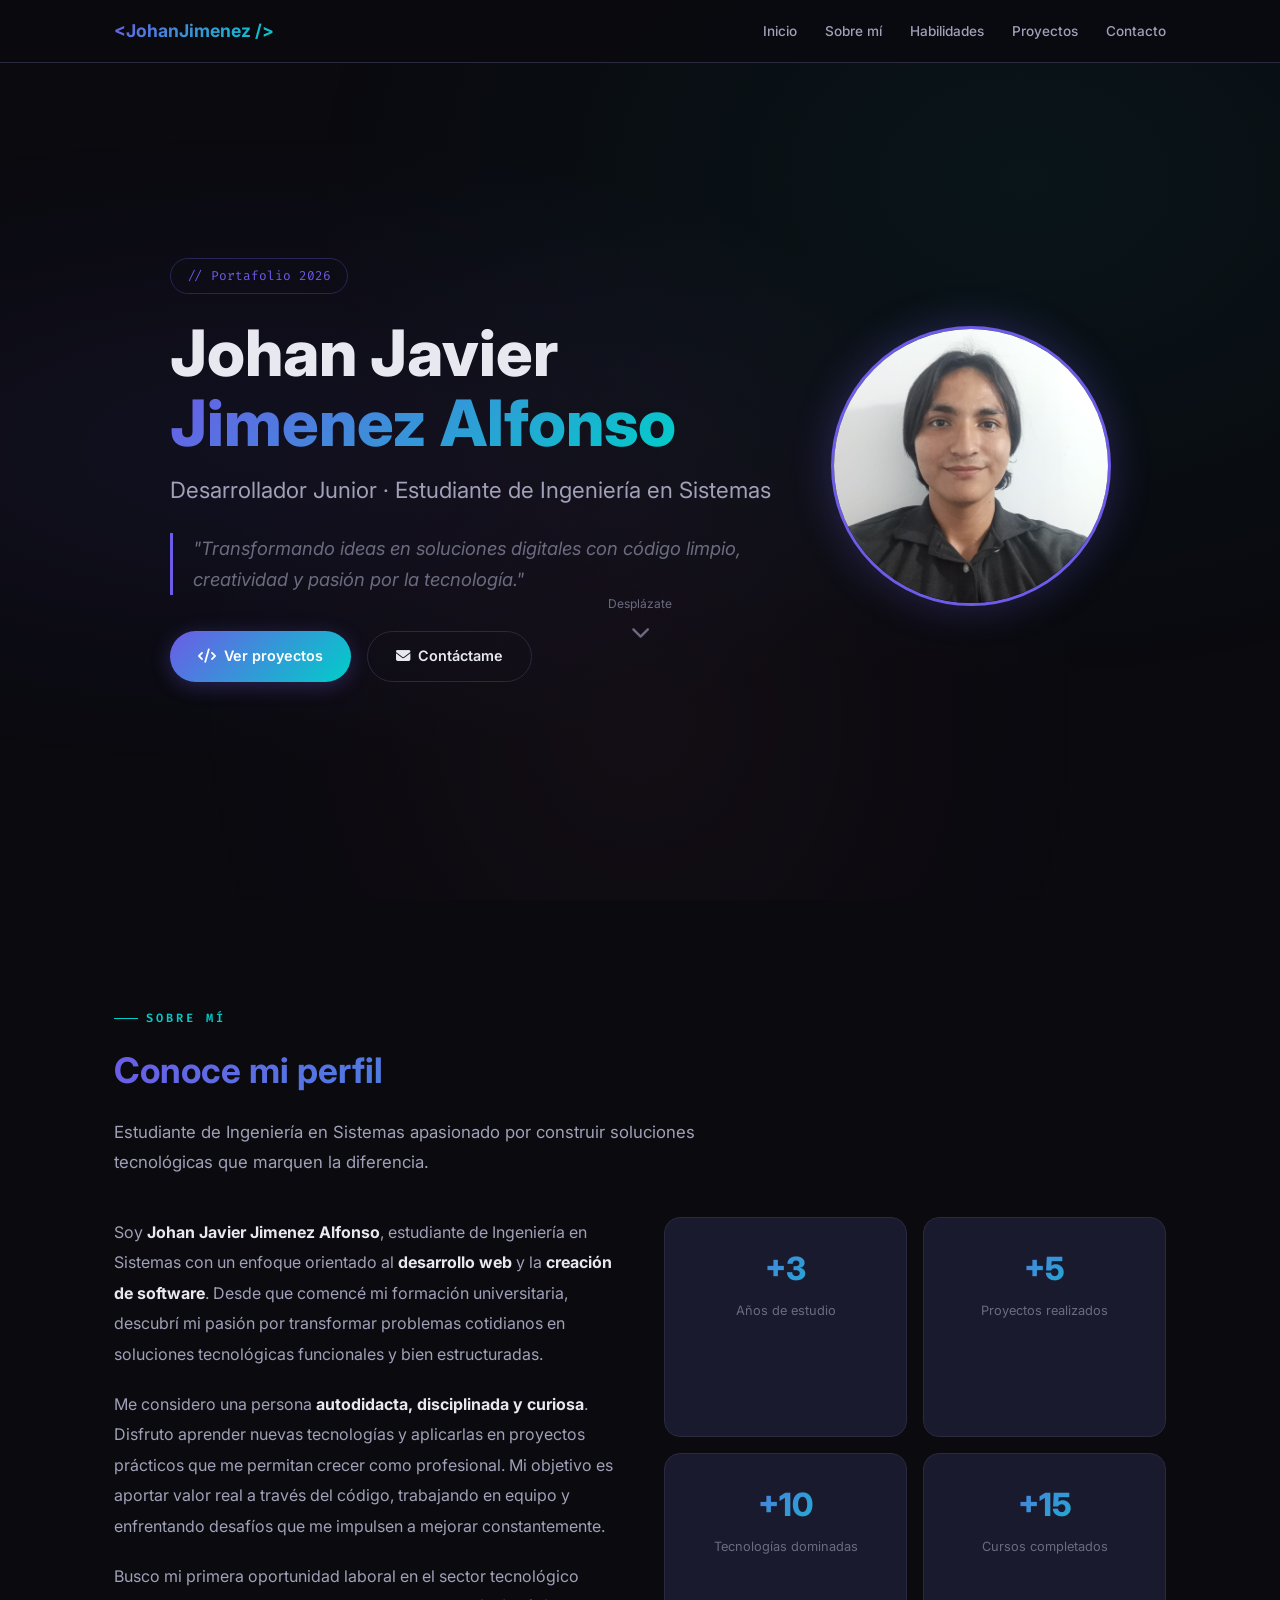
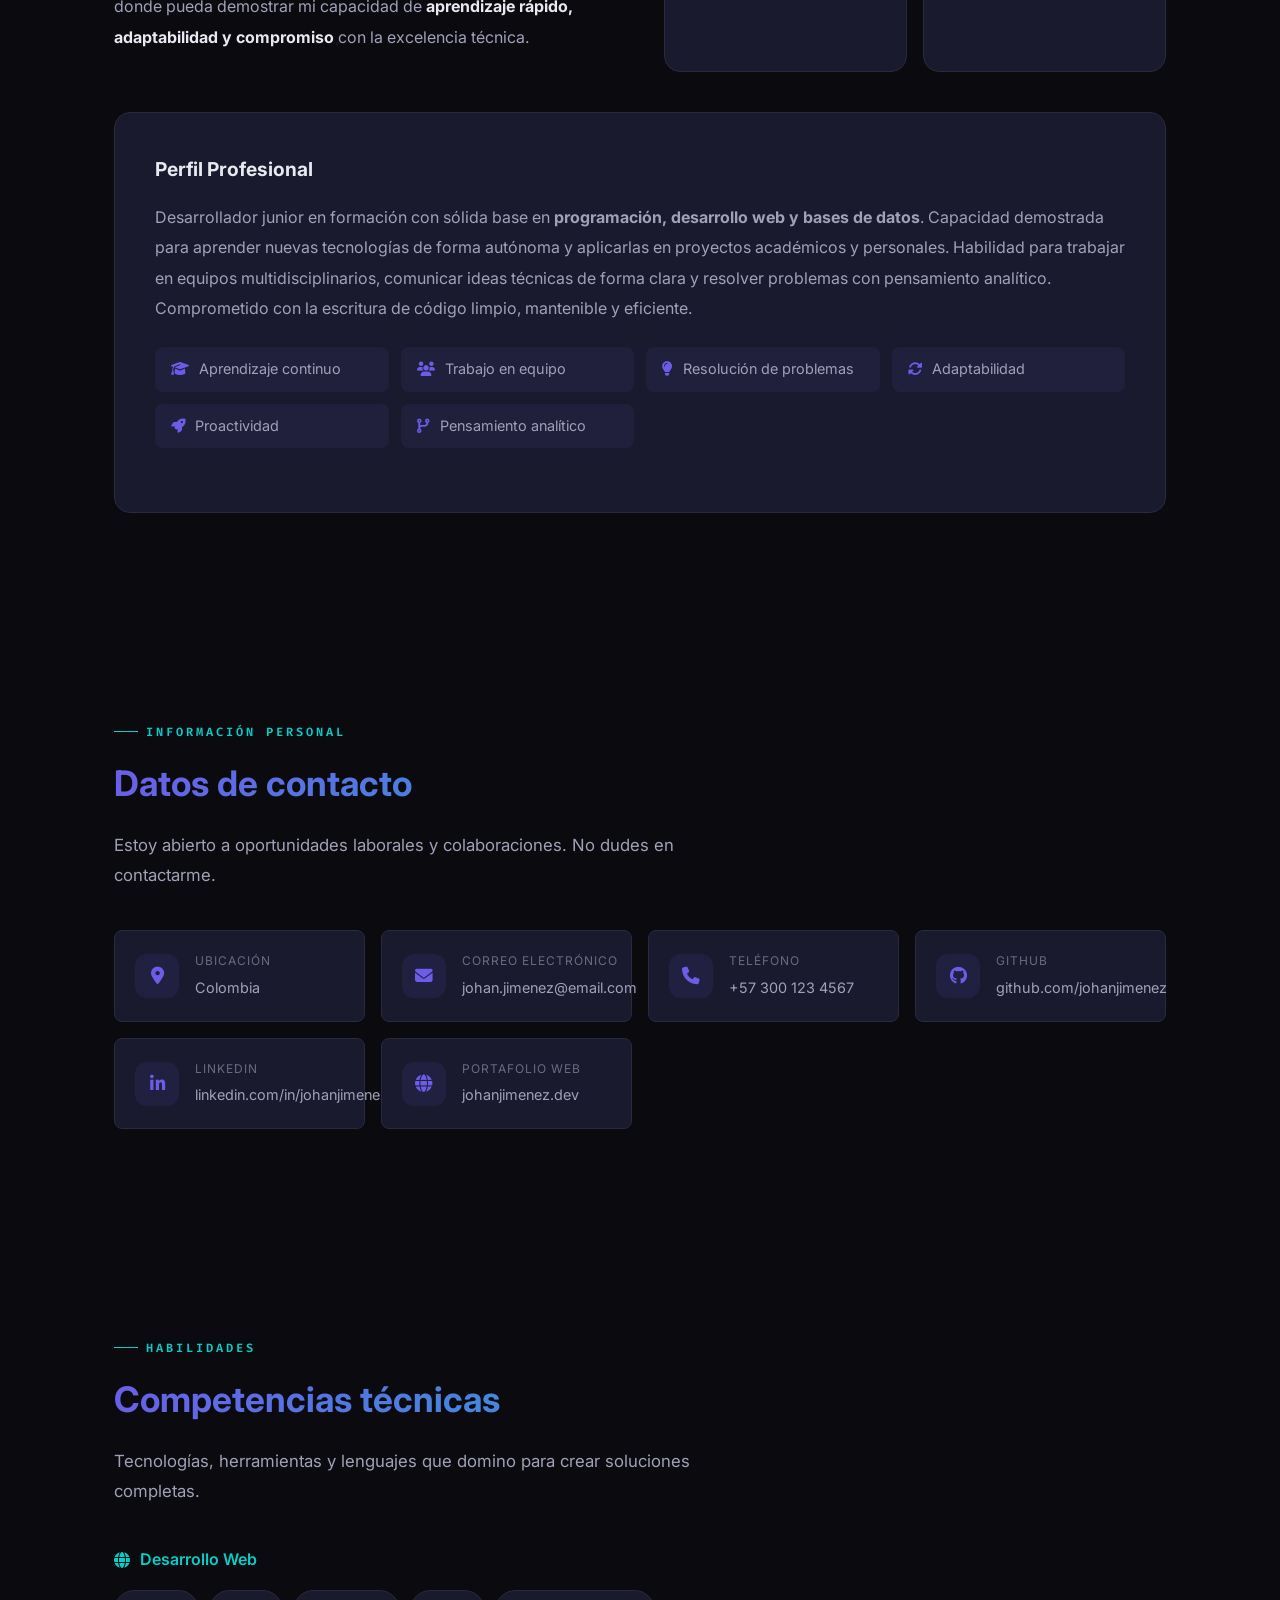
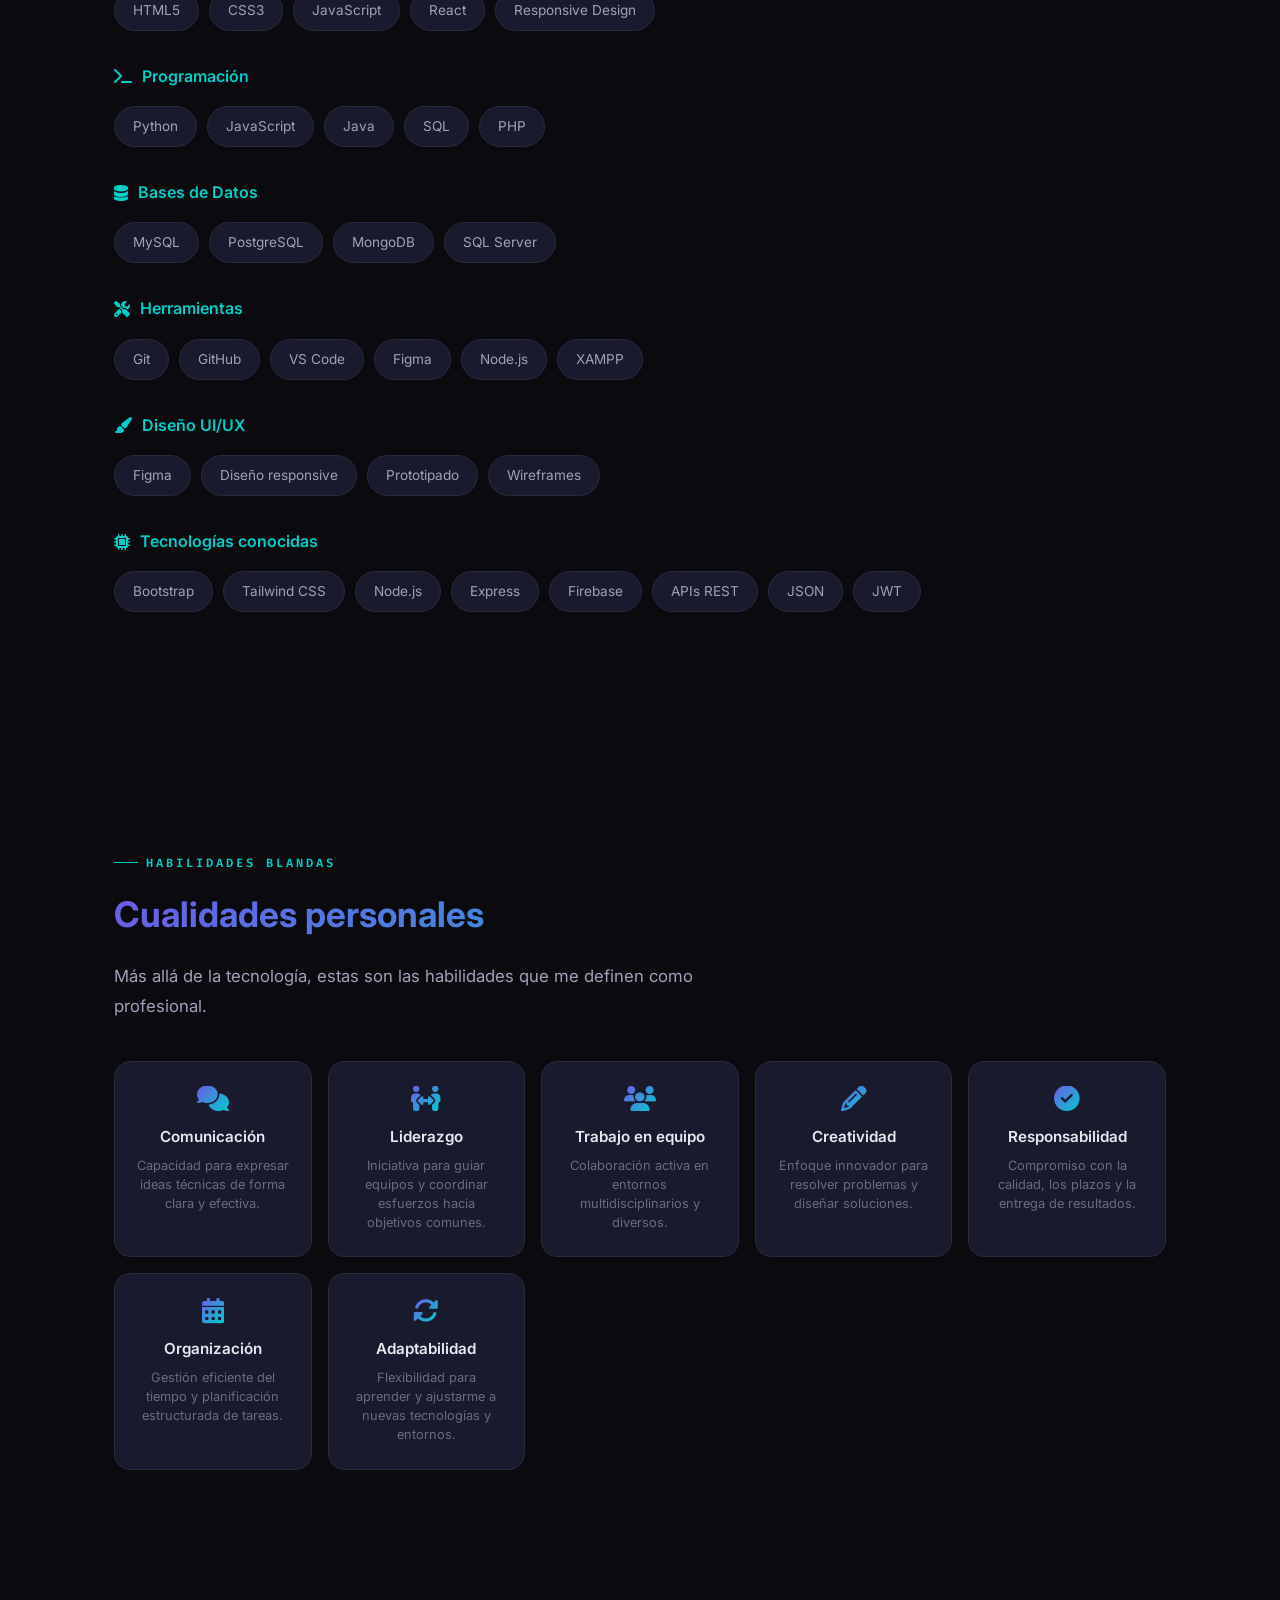
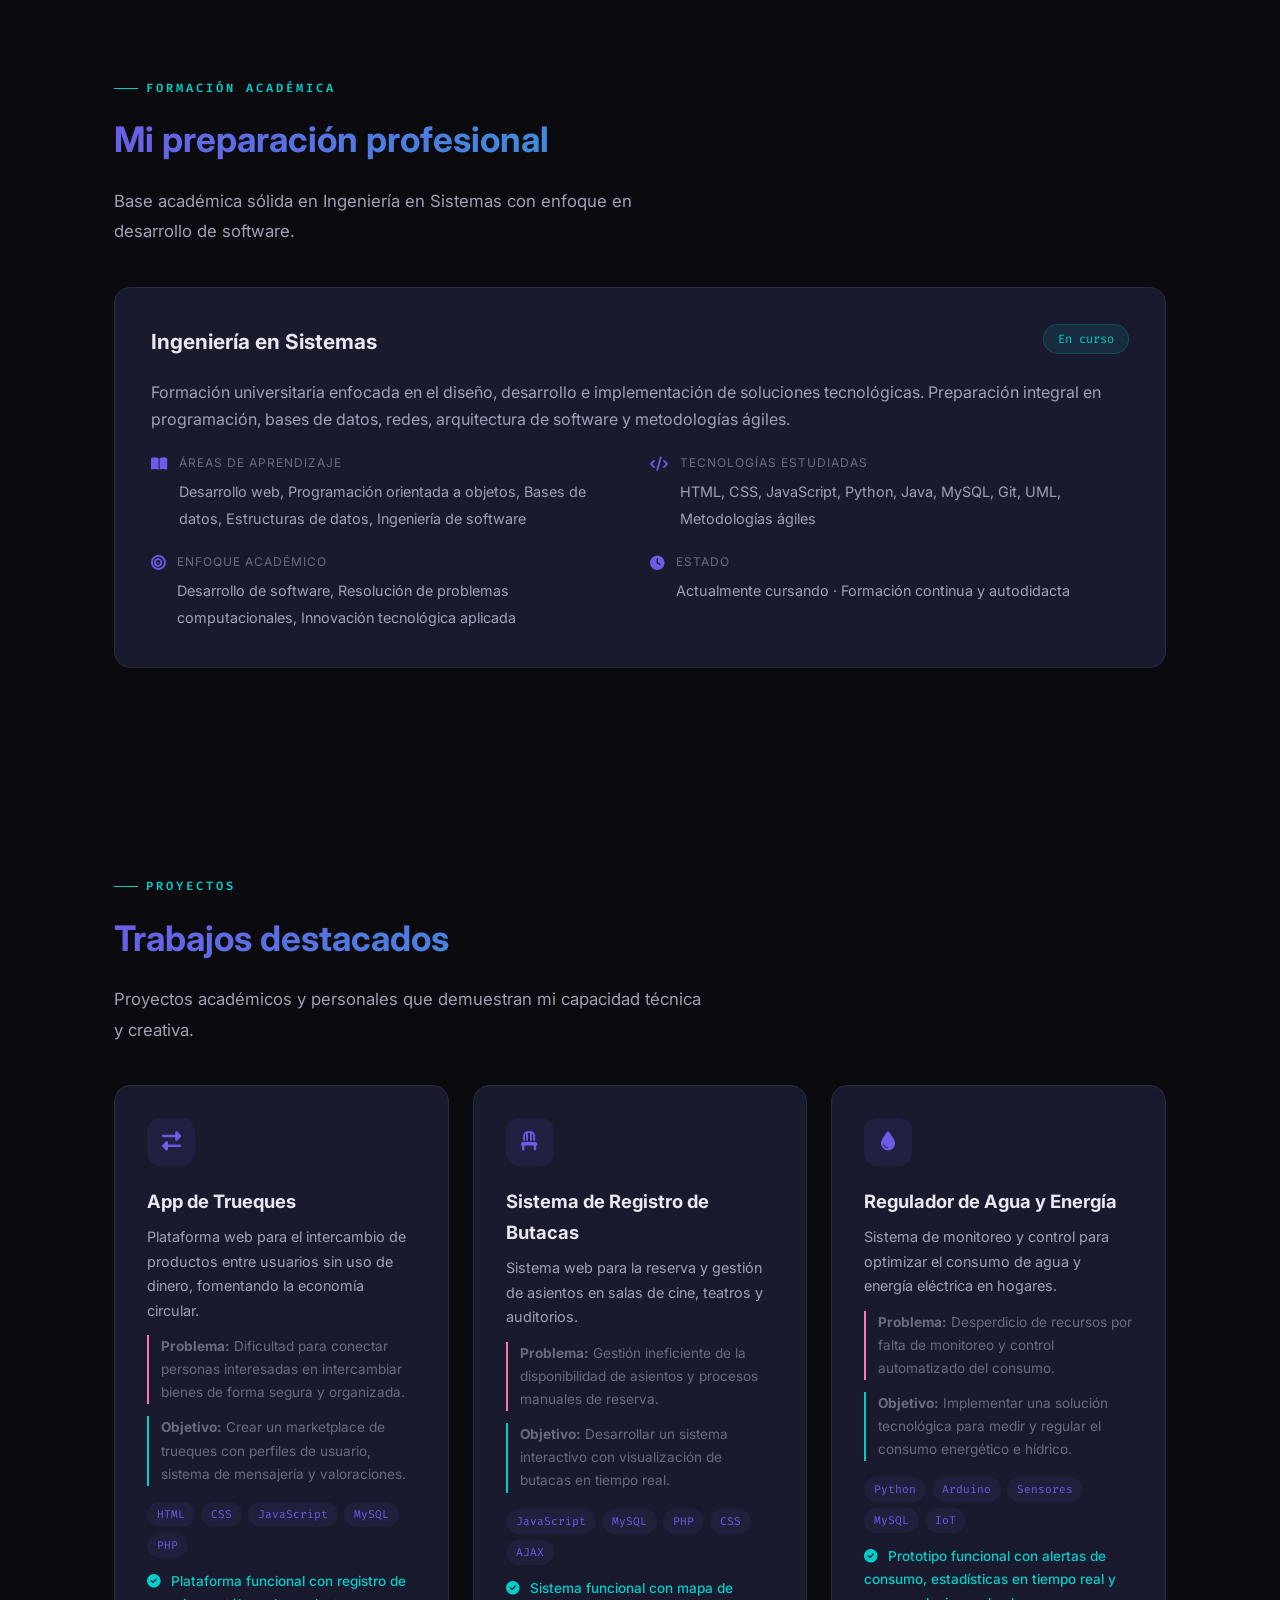
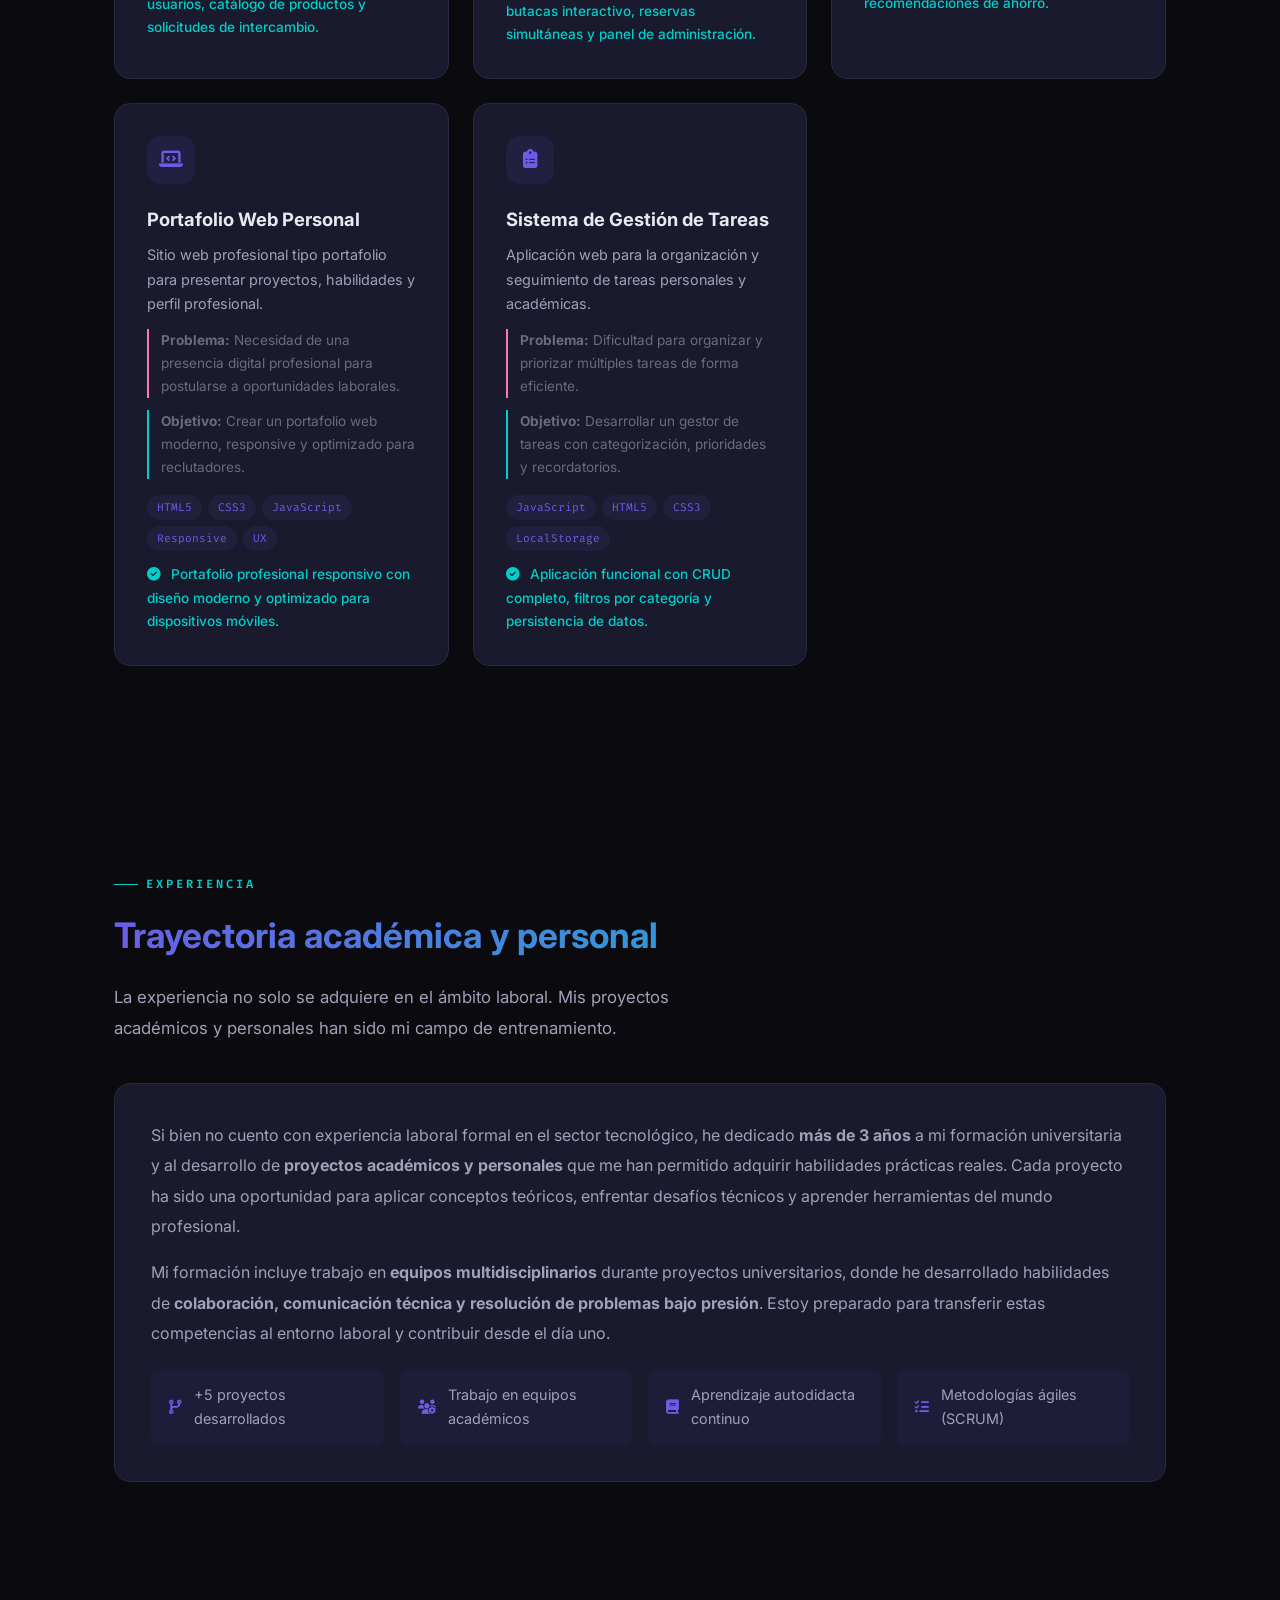
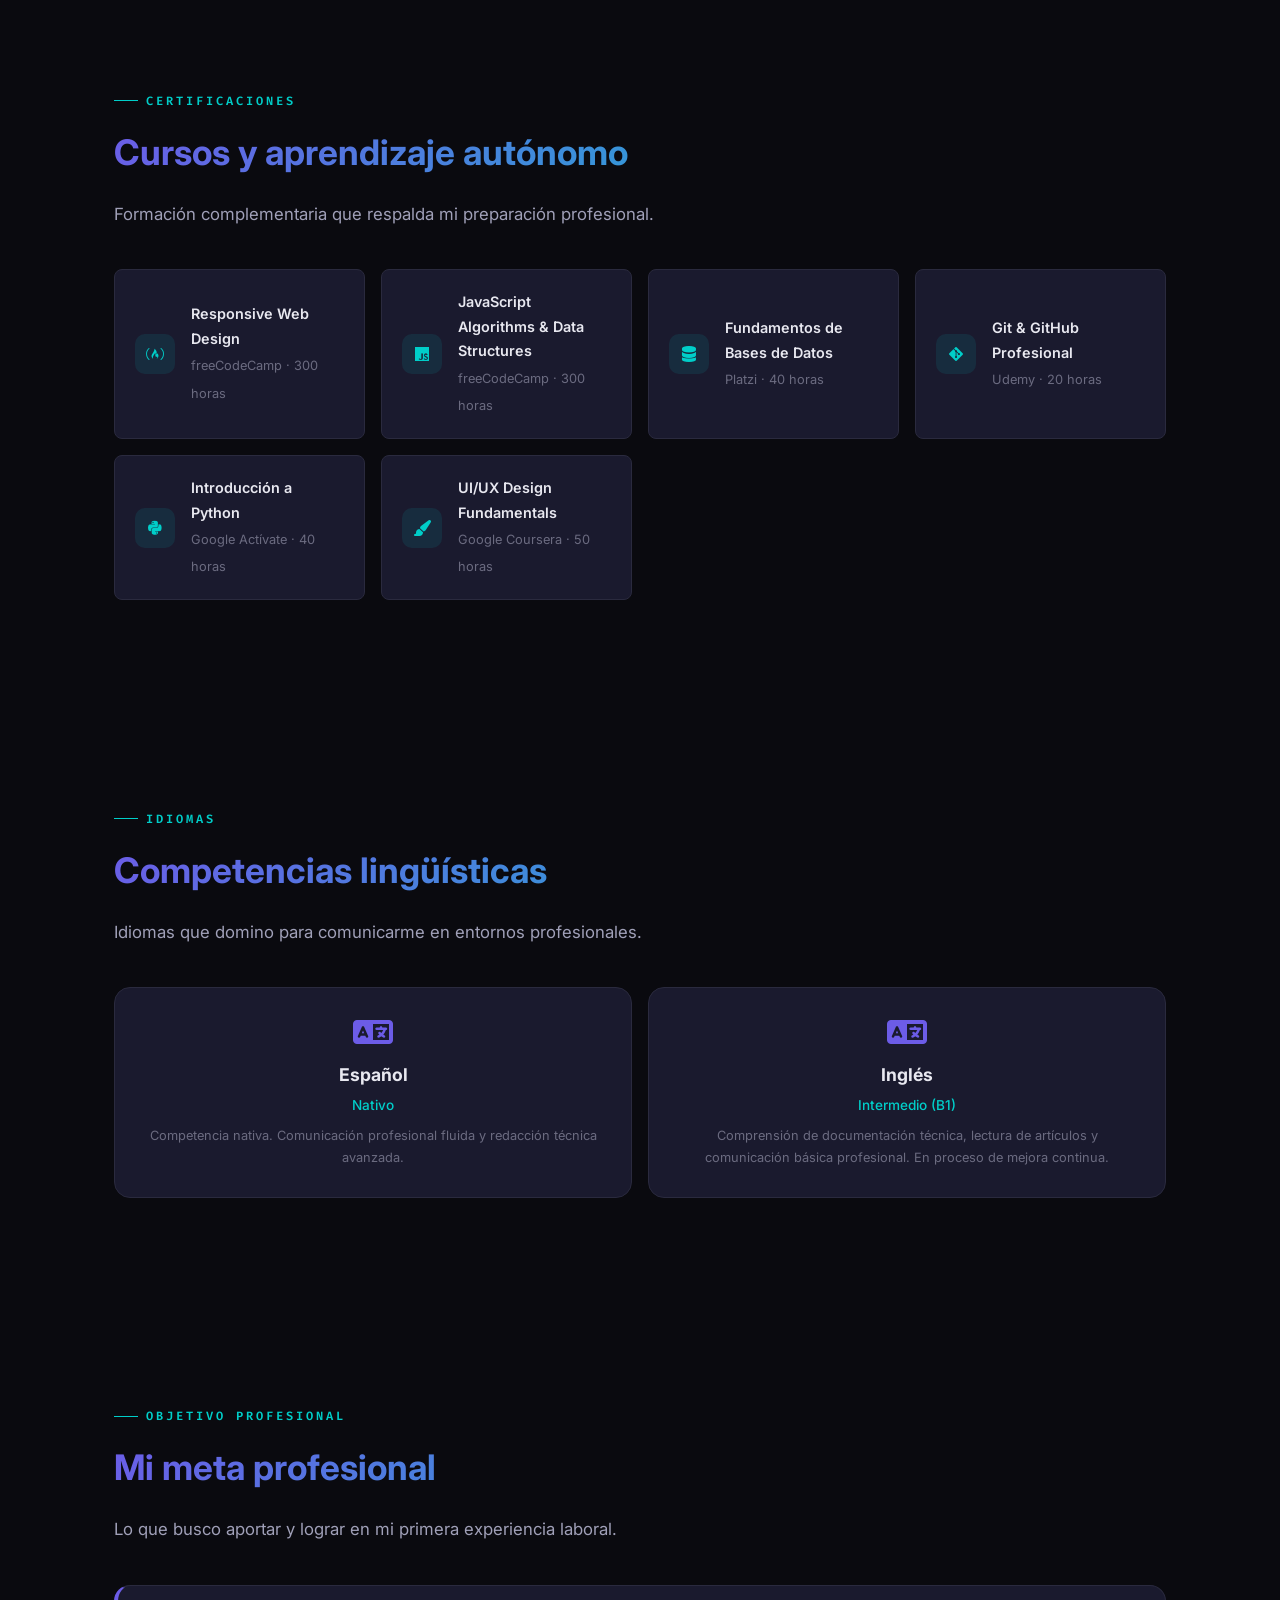
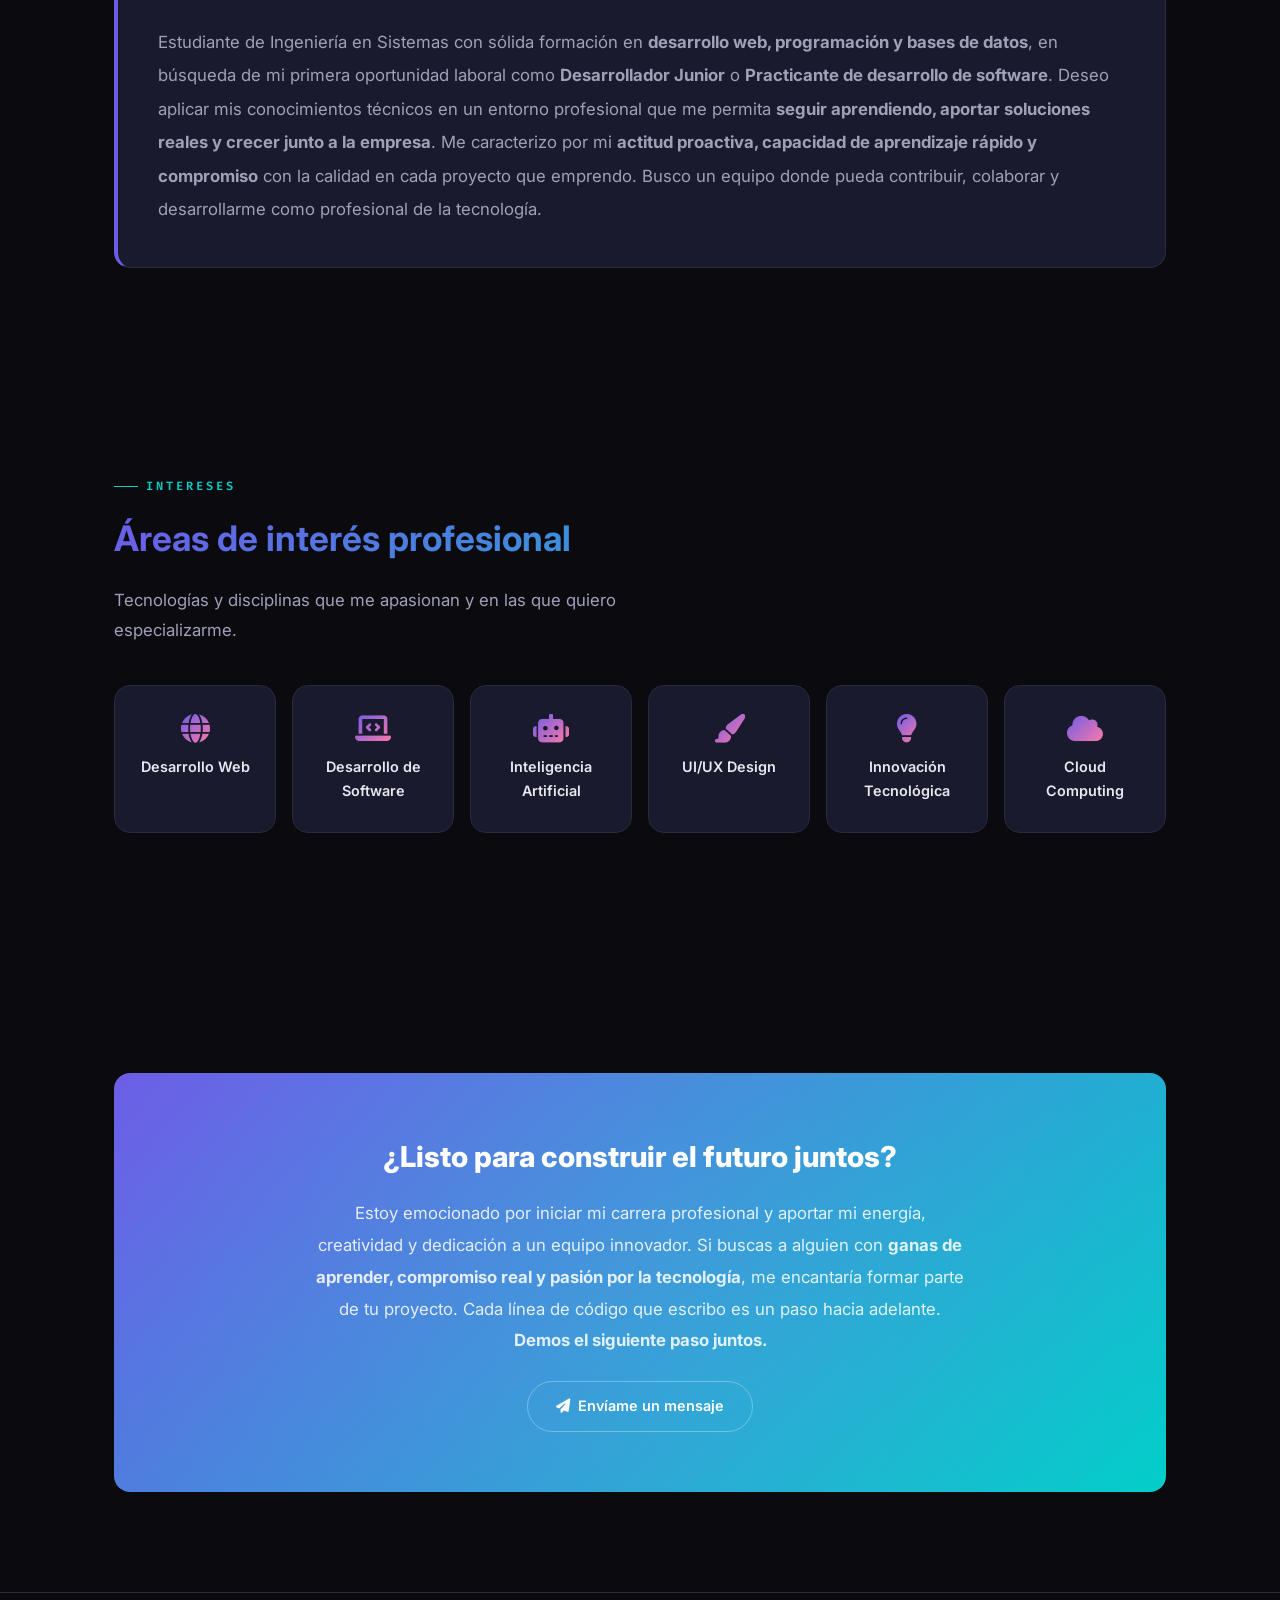
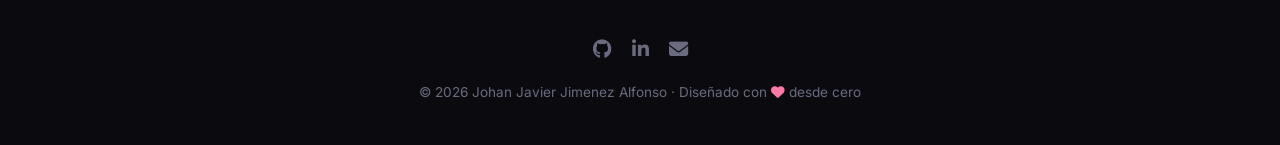
<file: html/index.html>
<!DOCTYPE html>
<html lang="es">
<head>
    <meta charset="UTF-8">
    <meta name="viewport" content="width=device-width, initial-scale=1.0">
    <title>Johan Javier Jimenez Alfonso | Portafolio</title>
    <link rel="preconnect" href="https://fonts.googleapis.com">
    <link href="https://fonts.googleapis.com/css2?family=Inter:wght@300;400;500;600;700;800&family=Fira+Code:wght@400;500&display=swap" rel="stylesheet">
    <link rel="stylesheet" href="https://cdnjs.cloudflare.com/ajax/libs/font-awesome/6.5.1/css/all.min.css">
    <style>
        :root {
            --bg-primary: #0a0a0f;
            --bg-secondary: #12121a;
            --bg-card: #1a1a2e;
            --bg-card-hover: #1f1f35;
            --text-primary: #e8e8f0;
            --text-secondary: #a0a0b8;
            --text-muted: #6b6b80;
            --accent-1: #6c5ce7;
            --accent-2: #00cec9;
            --accent-3: #fd79a8;
            --accent-gradient: linear-gradient(135deg, #6c5ce7, #00cec9);
            --accent-gradient-2: linear-gradient(135deg, #6c5ce7, #fd79a8);
            --border-color: #2a2a3e;
            --shadow: 0 8px 32px rgba(0, 0, 0, 0.4);
            --radius: 16px;
            --radius-sm: 8px;
        }

        * {
            margin: 0;
            padding: 0;
            box-sizing: border-box;
        }

        html {
            scroll-behavior: smooth;
        }

        body {
            font-family: 'Inter', -apple-system, BlinkMacSystemFont, sans-serif;
            background: var(--bg-primary);
            color: var(--text-primary);
            line-height: 1.7;
            overflow-x: hidden;
        }

        body::before {
            content: '';
            position: fixed;
            top: 0;
            left: 0;
            width: 100%;
            height: 100%;
            background: radial-gradient(ellipse at 20% 50%, rgba(108, 92, 231, 0.08) 0%, transparent 50%),
                        radial-gradient(ellipse at 80% 20%, rgba(0, 206, 201, 0.06) 0%, transparent 50%),
                        radial-gradient(ellipse at 50% 80%, rgba(253, 121, 168, 0.04) 0%, transparent 50%);
            pointer-events: none;
            z-index: 0;
        }

        .container {
            max-width: 1100px;
            margin: 0 auto;
            padding: 0 24px;
            position: relative;
            z-index: 1;
        }

        nav {
            position: fixed;
            top: 0;
            left: 0;
            width: 100%;
            padding: 16px 0;
            background: rgba(10, 10, 15, 0.85);
            backdrop-filter: blur(20px);
            -webkit-backdrop-filter: blur(20px);
            border-bottom: 1px solid var(--border-color);
            z-index: 1000;
        }

        nav .container {
            display: flex;
            justify-content: space-between;
            align-items: center;
        }

        .nav-logo {
            font-size: 1.1rem;
            font-weight: 700;
            background: var(--accent-gradient);
            -webkit-background-clip: text;
            -webkit-text-fill-color: transparent;
            background-clip: text;
        }

        .nav-links {
            display: flex;
            gap: 28px;
            list-style: none;
        }

        .nav-links a {
            color: var(--text-secondary);
            text-decoration: none;
            font-size: 0.85rem;
            font-weight: 500;
            transition: color 0.3s;
            position: relative;
        }

        .nav-links a::after {
            content: '';
            position: absolute;
            bottom: -4px;
            left: 0;
            width: 0;
            height: 2px;
            background: var(--accent-gradient);
            transition: width 0.3s;
        }

        .nav-links a:hover {
            color: var(--text-primary);
        }

        .nav-links a:hover::after {
            width: 100%;
        }

        .nav-toggle {
            display: none;
            flex-direction: column;
            gap: 5px;
            cursor: pointer;
            background: none;
            border: none;
            padding: 4px;
        }

        .nav-toggle span {
            width: 24px;
            height: 2px;
            background: var(--text-primary);
            border-radius: 2px;
            transition: 0.3s;
        }

        section {
            padding: 100px 0;
        }

        .section-label {
            display: inline-flex;
            align-items: center;
            gap: 8px;
            font-size: 0.75rem;
            font-weight: 600;
            text-transform: uppercase;
            letter-spacing: 3px;
            color: var(--accent-2);
            margin-bottom: 12px;
            font-family: 'Fira Code', monospace;
        }

        .section-label::before {
            content: '';
            width: 24px;
            height: 1px;
            background: var(--accent-2);
        }

        .section-title {
            font-size: 2.2rem;
            font-weight: 700;
            margin-bottom: 16px;
            background: var(--accent-gradient);
            -webkit-background-clip: text;
            -webkit-text-fill-color: transparent;
            background-clip: text;
        }

        .section-subtitle {
            font-size: 1.05rem;
            color: var(--text-secondary);
            max-width: 600px;
            line-height: 1.8;
        }

        .hero {
            min-height: 100vh;
            display: flex;
            align-items: center;
            padding: 120px 0 80px;
            position: relative;
        }

        .hero-content {
            max-width: 800px;
        }

        .hero-wrapper {
            display: flex;
            align-items: center;
            gap: 60px;
        }

        .hero-image {
            flex-shrink: 0;
            animation: fadeInUp 0.6s ease-out 0.15s both;
        }

        .hero-image img {
            width: 280px;
            height: 280px;
            border-radius: 50%;
            object-fit: cover;
            border: 3px solid var(--accent-1);
            box-shadow: 0 0 40px rgba(108, 92, 231, 0.3);
            transition: transform 0.3s, box-shadow 0.3s;
        }

        .hero-image img:hover {
            transform: scale(1.05);
            box-shadow: 0 0 60px rgba(108, 92, 231, 0.5);
        }

        @media (max-width: 768px) {
            .hero-wrapper {
                flex-direction: column-reverse;
                gap: 32px;
                text-align: center;
            }
            .hero-image img {
                width: 200px;
                height: 200px;
            }
            .hero-phrase {
                margin-left: auto;
                margin-right: auto;
            }
            .hero-buttons {
                justify-content: center;
            }
        }

        .hero-badge {
            display: inline-block;
            padding: 6px 16px;
            border: 1px solid rgba(108, 92, 231, 0.3);
            border-radius: 100px;
            font-size: 0.8rem;
            color: var(--accent-1);
            margin-bottom: 24px;
            font-family: 'Fira Code', monospace;
            animation: fadeInUp 0.6s ease-out;
        }

        .hero-name {
            font-size: 4rem;
            font-weight: 800;
            line-height: 1.1;
            margin-bottom: 12px;
            animation: fadeInUp 0.6s ease-out 0.1s both;
        }

        .hero-name span {
            background: var(--accent-gradient);
            -webkit-background-clip: text;
            -webkit-text-fill-color: transparent;
            background-clip: text;
        }

        .hero-title {
            font-size: 1.4rem;
            font-weight: 400;
            color: var(--text-secondary);
            margin-bottom: 24px;
            animation: fadeInUp 0.6s ease-out 0.2s both;
        }

        .hero-phrase {
            font-size: 1.15rem;
            color: var(--text-muted);
            border-left: 3px solid var(--accent-1);
            padding-left: 20px;
            margin-bottom: 36px;
            font-style: italic;
            max-width: 600px;
            animation: fadeInUp 0.6s ease-out 0.3s both;
        }

        .hero-buttons {
            display: flex;
            gap: 16px;
            flex-wrap: wrap;
            animation: fadeInUp 0.6s ease-out 0.4s both;
        }

        .btn {
            display: inline-flex;
            align-items: center;
            gap: 8px;
            padding: 12px 28px;
            border-radius: 100px;
            font-size: 0.9rem;
            font-weight: 600;
            text-decoration: none;
            transition: all 0.3s;
            cursor: pointer;
            border: none;
            font-family: 'Inter', sans-serif;
        }

        .btn-primary {
            background: var(--accent-gradient);
            color: white;
            box-shadow: 0 4px 20px rgba(108, 92, 231, 0.3);
        }

        .btn-primary:hover {
            transform: translateY(-2px);
            box-shadow: 0 8px 30px rgba(108, 92, 231, 0.4);
        }

        .btn-outline {
            border: 1px solid var(--border-color);
            color: var(--text-primary);
            background: transparent;
        }

        .btn-outline:hover {
            border-color: var(--accent-1);
            background: rgba(108, 92, 231, 0.08);
            transform: translateY(-2px);
        }

        .hero-scroll {
            position: absolute;
            bottom: 40px;
            left: 50%;
            transform: translateX(-50%);
            display: flex;
            flex-direction: column;
            align-items: center;
            gap: 8px;
            color: var(--text-muted);
            font-size: 0.75rem;
            animation: bounce 2s infinite;
            cursor: pointer;
        }

        .hero-scroll i {
            font-size: 1.2rem;
        }

        .about-grid {
            display: grid;
            grid-template-columns: 1fr 1fr;
            gap: 48px;
            margin-top: 40px;
        }

        .about-text p {
            color: var(--text-secondary);
            margin-bottom: 20px;
            font-size: 1rem;
            line-height: 1.9;
        }

        .about-text strong {
            color: var(--text-primary);
        }

        .about-stats {
            display: grid;
            grid-template-columns: 1fr 1fr;
            gap: 16px;
        }

        .stat-card {
            background: var(--bg-card);
            border: 1px solid var(--border-color);
            border-radius: var(--radius);
            padding: 24px;
            text-align: center;
            transition: all 0.3s;
        }

        .stat-card:hover {
            border-color: var(--accent-1);
            transform: translateY(-4px);
            box-shadow: var(--shadow);
        }

        .stat-number {
            font-size: 2rem;
            font-weight: 800;
            background: var(--accent-gradient);
            -webkit-background-clip: text;
            -webkit-text-fill-color: transparent;
            background-clip: text;
        }

        .stat-label {
            font-size: 0.8rem;
            color: var(--text-muted);
            margin-top: 4px;
        }

        .profile-card {
            background: var(--bg-card);
            border: 1px solid var(--border-color);
            border-radius: var(--radius);
            padding: 40px;
            margin-top: 40px;
        }

        .profile-card p {
            color: var(--text-secondary);
            margin-bottom: 16px;
            line-height: 1.9;
        }

        .profile-card p:last-child {
            margin-bottom: 0;
        }

        .profile-traits {
            display: grid;
            grid-template-columns: repeat(auto-fit, minmax(200px, 1fr));
            gap: 12px;
            margin: 24px 0;
        }

        .trait {
            display: flex;
            align-items: center;
            gap: 10px;
            padding: 10px 16px;
            background: rgba(108, 92, 231, 0.08);
            border-radius: var(--radius-sm);
            font-size: 0.9rem;
            color: var(--text-secondary);
        }

        .trait i {
            color: var(--accent-1);
            font-size: 0.9rem;
        }

        .contact-grid {
            display: grid;
            grid-template-columns: repeat(auto-fit, minmax(240px, 1fr));
            gap: 16px;
            margin-top: 40px;
        }

        .contact-item {
            display: flex;
            align-items: center;
            gap: 16px;
            padding: 20px;
            background: var(--bg-card);
            border: 1px solid var(--border-color);
            border-radius: var(--radius-sm);
            transition: all 0.3s;
            text-decoration: none;
            color: var(--text-primary);
        }

        .contact-item:hover {
            border-color: var(--accent-1);
            transform: translateY(-2px);
        }

        .contact-icon {
            width: 44px;
            height: 44px;
            display: flex;
            align-items: center;
            justify-content: center;
            border-radius: 12px;
            background: rgba(108, 92, 231, 0.1);
            color: var(--accent-1);
            font-size: 1.1rem;
            flex-shrink: 0;
        }

        .contact-info label {
            display: block;
            font-size: 0.75rem;
            color: var(--text-muted);
            text-transform: uppercase;
            letter-spacing: 1px;
            margin-bottom: 2px;
        }

        .contact-info span {
            font-size: 0.9rem;
            color: var(--text-secondary);
        }

        .skills-container {
            margin-top: 40px;
        }

        .skills-category {
            margin-bottom: 32px;
        }

        .skills-category-title {
            font-size: 1rem;
            font-weight: 600;
            color: var(--accent-2);
            margin-bottom: 16px;
            display: flex;
            align-items: center;
            gap: 10px;
        }

        .skills-grid {
            display: flex;
            flex-wrap: wrap;
            gap: 10px;
        }

        .skill-tag {
            padding: 8px 18px;
            background: var(--bg-card);
            border: 1px solid var(--border-color);
            border-radius: 100px;
            font-size: 0.85rem;
            color: var(--text-secondary);
            transition: all 0.3s;
        }

        .skill-tag:hover {
            border-color: var(--accent-1);
            background: rgba(108, 92, 231, 0.08);
            color: var(--text-primary);
            transform: translateY(-2px);
        }

        .soft-skills-grid {
            display: grid;
            grid-template-columns: repeat(auto-fit, minmax(180px, 1fr));
            gap: 16px;
            margin-top: 40px;
        }

        .soft-skill-card {
            background: var(--bg-card);
            border: 1px solid var(--border-color);
            border-radius: var(--radius);
            padding: 24px 20px;
            text-align: center;
            transition: all 0.3s;
        }

        .soft-skill-card:hover {
            border-color: var(--accent-1);
            transform: translateY(-4px);
            box-shadow: var(--shadow);
        }

        .soft-skill-card i {
            font-size: 1.6rem;
            margin-bottom: 12px;
            background: var(--accent-gradient);
            -webkit-background-clip: text;
            -webkit-text-fill-color: transparent;
            background-clip: text;
        }

        .soft-skill-card h4 {
            font-size: 0.95rem;
            font-weight: 600;
            margin-bottom: 6px;
        }

        .soft-skill-card p {
            font-size: 0.8rem;
            color: var(--text-muted);
            line-height: 1.5;
        }

        .education-card {
            background: var(--bg-card);
            border: 1px solid var(--border-color);
            border-radius: var(--radius);
            padding: 36px;
            margin-top: 40px;
        }

        .education-header {
            display: flex;
            justify-content: space-between;
            align-items: flex-start;
            flex-wrap: wrap;
            gap: 12px;
            margin-bottom: 20px;
        }

        .education-header h3 {
            font-size: 1.3rem;
            font-weight: 700;
        }

        .education-badge {
            padding: 4px 14px;
            background: rgba(0, 206, 201, 0.1);
            border: 1px solid rgba(0, 206, 201, 0.2);
            border-radius: 100px;
            font-size: 0.75rem;
            color: var(--accent-2);
            font-family: 'Fira Code', monospace;
        }

        .education-details {
            display: grid;
            grid-template-columns: 1fr 1fr;
            gap: 20px;
            margin-top: 20px;
        }

        .education-detail-item {
            display: flex;
            gap: 12px;
        }

        .education-detail-item i {
            color: var(--accent-1);
            margin-top: 4px;
            font-size: 0.9rem;
        }

        .education-detail-item div label {
            display: block;
            font-size: 0.75rem;
            color: var(--text-muted);
            text-transform: uppercase;
            letter-spacing: 1px;
            margin-bottom: 4px;
        }

        .education-detail-item div span {
            font-size: 0.9rem;
            color: var(--text-secondary);
        }

        .projects-grid {
            display: grid;
            grid-template-columns: repeat(auto-fit, minmax(320px, 1fr));
            gap: 24px;
            margin-top: 40px;
        }

        .project-card {
            background: var(--bg-card);
            border: 1px solid var(--border-color);
            border-radius: var(--radius);
            padding: 32px;
            transition: all 0.3s;
        }

        .project-card:hover {
            border-color: var(--accent-1);
            transform: translateY(-6px);
            box-shadow: var(--shadow);
        }

        .project-icon {
            width: 48px;
            height: 48px;
            display: flex;
            align-items: center;
            justify-content: center;
            border-radius: 14px;
            background: rgba(108, 92, 231, 0.1);
            color: var(--accent-1);
            font-size: 1.2rem;
            margin-bottom: 20px;
        }

        .project-card h3 {
            font-size: 1.15rem;
            font-weight: 700;
            margin-bottom: 8px;
        }

        .project-card .project-desc {
            color: var(--text-secondary);
            font-size: 0.9rem;
            line-height: 1.7;
            margin-bottom: 12px;
        }

        .project-card .project-problem {
            font-size: 0.85rem;
            color: var(--text-muted);
            margin-bottom: 12px;
            padding-left: 12px;
            border-left: 2px solid var(--accent-3);
        }

        .project-card .project-goal {
            font-size: 0.85rem;
            color: var(--text-muted);
            margin-bottom: 16px;
            padding-left: 12px;
            border-left: 2px solid var(--accent-2);
        }

        .project-tech {
            display: flex;
            flex-wrap: wrap;
            gap: 6px;
            margin-bottom: 12px;
        }

        .project-tech span {
            padding: 3px 10px;
            background: rgba(108, 92, 231, 0.08);
            border-radius: 100px;
            font-size: 0.7rem;
            color: var(--accent-1);
            font-family: 'Fira Code', monospace;
        }

        .project-result {
            font-size: 0.85rem;
            color: var(--accent-2);
            font-weight: 500;
        }

        .project-result i {
            margin-right: 6px;
        }

        .experience-content {
            background: var(--bg-card);
            border: 1px solid var(--border-color);
            border-radius: var(--radius);
            padding: 36px;
            margin-top: 40px;
        }

        .experience-content p {
            color: var(--text-secondary);
            line-height: 1.9;
            margin-bottom: 16px;
        }

        .experience-highlights {
            display: grid;
            grid-template-columns: repeat(auto-fit, minmax(220px, 1fr));
            gap: 16px;
            margin-top: 20px;
        }

        .exp-highlight {
            display: flex;
            align-items: center;
            gap: 12px;
            padding: 14px 18px;
            background: rgba(108, 92, 231, 0.06);
            border-radius: var(--radius-sm);
            font-size: 0.9rem;
            color: var(--text-secondary);
        }

        .exp-highlight i {
            color: var(--accent-1);
        }

        .certs-grid {
            display: grid;
            grid-template-columns: repeat(auto-fit, minmax(250px, 1fr));
            gap: 16px;
            margin-top: 40px;
        }

        .cert-card {
            background: var(--bg-card);
            border: 1px solid var(--border-color);
            border-radius: var(--radius-sm);
            padding: 20px;
            display: flex;
            align-items: center;
            gap: 16px;
            transition: all 0.3s;
        }

        .cert-card:hover {
            border-color: var(--accent-1);
        }

        .cert-icon {
            width: 40px;
            height: 40px;
            display: flex;
            align-items: center;
            justify-content: center;
            border-radius: 10px;
            background: rgba(0, 206, 201, 0.1);
            color: var(--accent-2);
            flex-shrink: 0;
        }

        .cert-info h4 {
            font-size: 0.9rem;
            font-weight: 600;
        }

        .cert-info span {
            font-size: 0.8rem;
            color: var(--text-muted);
        }

        .languages-grid {
            display: grid;
            grid-template-columns: repeat(auto-fit, minmax(200px, 1fr));
            gap: 16px;
            margin-top: 40px;
        }

        .language-card {
            background: var(--bg-card);
            border: 1px solid var(--border-color);
            border-radius: var(--radius);
            padding: 28px 24px;
            text-align: center;
            transition: all 0.3s;
        }

        .language-card:hover {
            border-color: var(--accent-1);
            transform: translateY(-4px);
        }

        .language-card i {
            font-size: 2rem;
            margin-bottom: 12px;
            color: var(--accent-1);
        }

        .language-card h4 {
            font-size: 1.1rem;
            font-weight: 700;
            margin-bottom: 4px;
        }

        .language-card .level {
            font-size: 0.85rem;
            color: var(--accent-2);
            font-weight: 500;
        }

        .language-card .desc {
            font-size: 0.8rem;
            color: var(--text-muted);
            margin-top: 8px;
        }

        .objective-box {
            background: var(--bg-card);
            border: 1px solid var(--border-color);
            border-radius: var(--radius);
            padding: 40px;
            margin-top: 40px;
            border-left: 4px solid var(--accent-1);
        }

        .objective-box p {
            color: var(--text-secondary);
            line-height: 2;
            font-size: 1.05rem;
        }

        .interests-grid {
            display: grid;
            grid-template-columns: repeat(auto-fit, minmax(160px, 1fr));
            gap: 16px;
            margin-top: 40px;
        }

        .interest-card {
            background: var(--bg-card);
            border: 1px solid var(--border-color);
            border-radius: var(--radius);
            padding: 28px 20px;
            text-align: center;
            transition: all 0.3s;
        }

        .interest-card:hover {
            border-color: var(--accent-1);
            transform: translateY(-4px);
            box-shadow: var(--shadow);
        }

        .interest-card i {
            font-size: 1.8rem;
            margin-bottom: 12px;
            background: var(--accent-gradient-2);
            -webkit-background-clip: text;
            -webkit-text-fill-color: transparent;
            background-clip: text;
        }

        .interest-card h4 {
            font-size: 0.9rem;
            font-weight: 600;
        }

        .final-message {
            background: var(--accent-gradient);
            border-radius: var(--radius);
            padding: 60px 48px;
            text-align: center;
            margin-top: 40px;
            position: relative;
            overflow: hidden;
        }

        .final-message::before {
            content: '';
            position: absolute;
            top: -50%;
            left: -50%;
            width: 200%;
            height: 200%;
            background: radial-gradient(circle, rgba(255,255,255,0.05) 0%, transparent 60%);
            animation: rotate 20s linear infinite;
        }

        @keyframes rotate {
            from { transform: rotate(0deg); }
            to { transform: rotate(360deg); }
        }

        .final-message h2 {
            font-size: 1.8rem;
            font-weight: 800;
            color: white;
            margin-bottom: 16px;
            position: relative;
        }

        .final-message p {
            color: rgba(255, 255, 255, 0.85);
            font-size: 1.05rem;
            max-width: 650px;
            margin: 0 auto 24px;
            line-height: 1.9;
            position: relative;
        }

        .final-message .btn-outline {
            border-color: rgba(255,255,255,0.3);
            color: white;
            position: relative;
        }

        .final-message .btn-outline:hover {
            border-color: white;
            background: rgba(255,255,255,0.1);
        }

        footer {
            padding: 40px 0;
            border-top: 1px solid var(--border-color);
            text-align: center;
        }

        footer p {
            color: var(--text-muted);
            font-size: 0.85rem;
        }

        footer .social-links {
            display: flex;
            justify-content: center;
            gap: 20px;
            margin-bottom: 16px;
        }

        footer .social-links a {
            color: var(--text-muted);
            font-size: 1.2rem;
            transition: all 0.3s;
        }

        footer .social-links a:hover {
            color: var(--accent-1);
            transform: translateY(-2px);
        }

        @keyframes fadeInUp {
            from {
                opacity: 0;
                transform: translateY(30px);
            }
            to {
                opacity: 1;
                transform: translateY(0);
            }
        }

        @keyframes bounce {
            0%, 20%, 50%, 80%, 100% { transform: translateX(-50%) translateY(0); }
            40% { transform: translateX(-50%) translateY(-8px); }
            60% { transform: translateX(-50%) translateY(-4px); }
        }

        @media (max-width: 768px) {
            .hero-name {
                font-size: 2.5rem;
            }
            .hero-title {
                font-size: 1.1rem;
            }
            .section-title {
                font-size: 1.6rem;
            }
            .about-grid {
                grid-template-columns: 1fr;
                gap: 32px;
            }
            .nav-links {
                display: none;
                flex-direction: column;
                position: absolute;
                top: 100%;
                left: 0;
                width: 100%;
                background: rgba(10, 10, 15, 0.98);
                padding: 20px 24px;
                border-bottom: 1px solid var(--border-color);
            }
            .nav-links.active {
                display: flex;
            }
            .nav-toggle {
                display: flex;
            }
            .education-details {
                grid-template-columns: 1fr;
            }
            .projects-grid {
                grid-template-columns: 1fr;
            }
            .final-message {
                padding: 40px 24px;
            }
            .hero {
                padding: 100px 0 60px;
            }
            section {
                padding: 60px 0;
            }
            .profile-card {
                padding: 24px;
            }
            .experience-content {
                padding: 24px;
            }
            .objective-box {
                padding: 24px;
            }
            .education-card {
                padding: 24px;
            }
            .about-stats {
                grid-template-columns: 1fr 1fr;
            }
        }

        @media (max-width: 480px) {
            .hero-name {
                font-size: 1.8rem;
            }
            .container {
                padding: 0 16px;
            }
            .about-stats {
                grid-template-columns: 1fr;
            }
        }
    </style>
</head>
<body>

    <nav>
        <div class="container">
            <span class="nav-logo">&lt;JohanJimenez /&gt;</span>
            <button class="nav-toggle" id="navToggle" aria-label="Menú">
                <span></span><span></span><span></span>
            </button>
            <ul class="nav-links" id="navLinks">
                <li><a href="#inicio">Inicio</a></li>
                <li><a href="#sobre-mi">Sobre mí</a></li>
                <li><a href="#habilidades">Habilidades</a></li>
                <li><a href="#proyectos">Proyectos</a></li>
                <li><a href="#contacto">Contacto</a></li>
            </ul>
        </div>
    </nav>

    <section class="hero" id="inicio">
        <div class="container">
            <div class="hero-wrapper">
                <div class="hero-content">
                    <div class="hero-badge">// Portafolio 2026</div>
                    <h1 class="hero-name">Johan Javier<br><span>Jimenez Alfonso</span></h1>
                    <p class="hero-title">Desarrollador Junior &middot; Estudiante de Ingeniería en Sistemas</p>
                    <p class="hero-phrase">"Transformando ideas en soluciones digitales con código limpio, creatividad y pasión por la tecnología."</p>
                    <div class="hero-buttons">
                        <a href="#proyectos" class="btn btn-primary">
                            <i class="fas fa-code"></i> Ver proyectos
                        </a>
                        <a href="#contacto" class="btn btn-outline">
                            <i class="fas fa-envelope"></i> Contáctame
                        </a>
                    </div>
                </div>
                <div class="hero-image">
                    <img src="../img/WhatsApp Image 2026-06-14 at 11.45.46 AM.jpeg" alt="Johan Javier Jimenez Alfonso">
                </div>
            </div>
            <div class="hero-scroll">
                <span>Desplázate</span>
                <i class="fas fa-chevron-down"></i>
            </div>
        </div>
    </section>

    <section id="sobre-mi">
        <div class="container">
            <div class="section-label">Sobre mí</div>
            <h2 class="section-title">Conoce mi perfil</h2>
            <p class="section-subtitle">Estudiante de Ingeniería en Sistemas apasionado por construir soluciones tecnológicas que marquen la diferencia.</p>

            <div class="about-grid">
                <div class="about-text">
                    <p>
                        Soy <strong>Johan Javier Jimenez Alfonso</strong>, estudiante de Ingeniería en Sistemas con un enfoque 
                        orientado al <strong>desarrollo web</strong> y la <strong>creación de software</strong>. Desde que comencé 
                        mi formación universitaria, descubrí mi pasión por transformar problemas cotidianos en soluciones 
                        tecnológicas funcionales y bien estructuradas.
                    </p>
                    <p>
                        Me considero una persona <strong>autodidacta, disciplinada y curiosa</strong>. Disfruto aprender 
                        nuevas tecnologías y aplicarlas en proyectos prácticos que me permitan crecer como profesional. 
                        Mi objetivo es aportar valor real a través del código, trabajando en equipo y enfrentando 
                        desafíos que me impulsen a mejorar constantemente.
                    </p>
                    <p>
                        Busco mi primera oportunidad laboral en el sector tecnológico donde pueda demostrar mi 
                        capacidad de <strong>aprendizaje rápido, adaptabilidad y compromiso</strong> con la excelencia 
                        técnica.
                    </p>
                </div>
                <div class="about-stats">
                    <div class="stat-card">
                        <div class="stat-number">+3</div>
                        <div class="stat-label">Años de estudio</div>
                    </div>
                    <div class="stat-card">
                        <div class="stat-number">+5</div>
                        <div class="stat-label">Proyectos realizados</div>
                    </div>
                    <div class="stat-card">
                        <div class="stat-number">+10</div>
                        <div class="stat-label">Tecnologías dominadas</div>
                    </div>
                    <div class="stat-card">
                        <div class="stat-number">+15</div>
                        <div class="stat-label">Cursos completados</div>
                    </div>
                </div>
            </div>

            <div class="profile-card">
                <h3 style="margin-bottom: 16px; font-size: 1.2rem;">Perfil Profesional</h3>
                <p>
                    Desarrollador junior en formación con sólida base en <strong>programación, desarrollo web 
                    y bases de datos</strong>. Capacidad demostrada para aprender nuevas tecnologías de forma 
                    autónoma y aplicarlas en proyectos académicos y personales. Habilidad para trabajar en 
                    equipos multidisciplinarios, comunicar ideas técnicas de forma clara y resolver problemas 
                    con pensamiento analítico. Comprometido con la escritura de código limpio, mantenible 
                    y eficiente.
                </p>
                <div class="profile-traits">
                    <div class="trait"><i class="fas fa-graduation-cap"></i> Aprendizaje continuo</div>
                    <div class="trait"><i class="fas fa-users"></i> Trabajo en equipo</div>
                    <div class="trait"><i class="fas fa-lightbulb"></i> Resolución de problemas</div>
                    <div class="trait"><i class="fas fa-sync-alt"></i> Adaptabilidad</div>
                    <div class="trait"><i class="fas fa-rocket"></i> Proactividad</div>
                    <div class="trait"><i class="fas fa-code-branch"></i> Pensamiento analítico</div>
                </div>
            </div>
        </div>
    </section>

    <section id="info-personal">
        <div class="container">
            <div class="section-label">Información personal</div>
            <h2 class="section-title">Datos de contacto</h2>
            <p class="section-subtitle">Estoy abierto a oportunidades laborales y colaboraciones. No dudes en contactarme.</p>

            <div class="contact-grid">
                <a href="#" class="contact-item">
                    <div class="contact-icon"><i class="fas fa-map-marker-alt"></i></div>
                    <div class="contact-info">
                        <label>Ubicación</label>
                        <span>Colombia</span>
                    </div>
                </a>
                <a href="mailto:johan.jimenez@email.com" class="contact-item">
                    <div class="contact-icon"><i class="fas fa-envelope"></i></div>
                    <div class="contact-info">
                        <label>Correo electrónico</label>
                        <span>johan.jimenez@email.com</span>
                    </div>
                </a>
                <a href="tel:+573001234567" class="contact-item">
                    <div class="contact-icon"><i class="fas fa-phone"></i></div>
                    <div class="contact-info">
                        <label>Teléfono</label>
                        <span>+57 300 123 4567</span>
                    </div>
                </a>
                <a href="https://github.com/johanjimenez" target="_blank" class="contact-item">
                    <div class="contact-icon"><i class="fab fa-github"></i></div>
                    <div class="contact-info">
                        <label>GitHub</label>
                        <span>github.com/johanjimenez</span>
                    </div>
                </a>
                <a href="https://linkedin.com/in/johanjimenez" target="_blank" class="contact-item">
                    <div class="contact-icon"><i class="fab fa-linkedin-in"></i></div>
                    <div class="contact-info">
                        <label>LinkedIn</label>
                        <span>linkedin.com/in/johanjimenez</span>
                    </div>
                </a>
                <a href="#" class="contact-item">
                    <div class="contact-icon"><i class="fas fa-globe"></i></div>
                    <div class="contact-info">
                        <label>Portafolio web</label>
                        <span>johanjimenez.dev</span>
                    </div>
                </a>
            </div>
        </div>
    </section>

    <section id="habilidades">
        <div class="container">
            <div class="section-label">Habilidades</div>
            <h2 class="section-title">Competencias técnicas</h2>
            <p class="section-subtitle">Tecnologías, herramientas y lenguajes que domino para crear soluciones completas.</p>

            <div class="skills-container">
                <div class="skills-category">
                    <div class="skills-category-title"><i class="fas fa-globe"></i> Desarrollo Web</div>
                    <div class="skills-grid">
                        <span class="skill-tag">HTML5</span>
                        <span class="skill-tag">CSS3</span>
                        <span class="skill-tag">JavaScript</span>
                        <span class="skill-tag">React</span>
                        <span class="skill-tag">Responsive Design</span>
                    </div>
                </div>

                <div class="skills-category">
                    <div class="skills-category-title"><i class="fas fa-terminal"></i> Programación</div>
                    <div class="skills-grid">
                        <span class="skill-tag">Python</span>
                        <span class="skill-tag">JavaScript</span>
                        <span class="skill-tag">Java</span>
                        <span class="skill-tag">SQL</span>
                        <span class="skill-tag">PHP</span>
                    </div>
                </div>

                <div class="skills-category">
                    <div class="skills-category-title"><i class="fas fa-database"></i> Bases de Datos</div>
                    <div class="skills-grid">
                        <span class="skill-tag">MySQL</span>
                        <span class="skill-tag">PostgreSQL</span>
                        <span class="skill-tag">MongoDB</span>
                        <span class="skill-tag">SQL Server</span>
                    </div>
                </div>

                <div class="skills-category">
                    <div class="skills-category-title"><i class="fas fa-tools"></i> Herramientas</div>
                    <div class="skills-grid">
                        <span class="skill-tag">Git</span>
                        <span class="skill-tag">GitHub</span>
                        <span class="skill-tag">VS Code</span>
                        <span class="skill-tag">Figma</span>
                        <span class="skill-tag">Node.js</span>
                        <span class="skill-tag">XAMPP</span>
                    </div>
                </div>

                <div class="skills-category">
                    <div class="skills-category-title"><i class="fas fa-paint-brush"></i> Diseño UI/UX</div>
                    <div class="skills-grid">
                        <span class="skill-tag">Figma</span>
                        <span class="skill-tag">Diseño responsive</span>
                        <span class="skill-tag">Prototipado</span>
                        <span class="skill-tag">Wireframes</span>
                    </div>
                </div>

                <div class="skills-category">
                    <div class="skills-category-title"><i class="fas fa-microchip"></i> Tecnologías conocidas</div>
                    <div class="skills-grid">
                        <span class="skill-tag">Bootstrap</span>
                        <span class="skill-tag">Tailwind CSS</span>
                        <span class="skill-tag">Node.js</span>
                        <span class="skill-tag">Express</span>
                        <span class="skill-tag">Firebase</span>
                        <span class="skill-tag">APIs REST</span>
                        <span class="skill-tag">JSON</span>
                        <span class="skill-tag">JWT</span>
                    </div>
                </div>
            </div>
        </div>
    </section>

    <section id="habilidades-blandas">
        <div class="container">
            <div class="section-label">Habilidades blandas</div>
            <h2 class="section-title">Cualidades personales</h2>
            <p class="section-subtitle">Más allá de la tecnología, estas son las habilidades que me definen como profesional.</p>

            <div class="soft-skills-grid">
                <div class="soft-skill-card">
                    <i class="fas fa-comments"></i>
                    <h4>Comunicación</h4>
                    <p>Capacidad para expresar ideas técnicas de forma clara y efectiva.</p>
                </div>
                <div class="soft-skill-card">
                    <i class="fas fa-people-arrows"></i>
                    <h4>Liderazgo</h4>
                    <p>Iniciativa para guiar equipos y coordinar esfuerzos hacia objetivos comunes.</p>
                </div>
                <div class="soft-skill-card">
                    <i class="fas fa-users"></i>
                    <h4>Trabajo en equipo</h4>
                    <p>Colaboración activa en entornos multidisciplinarios y diversos.</p>
                </div>
                <div class="soft-skill-card">
                    <i class="fas fa-pencil-alt"></i>
                    <h4>Creatividad</h4>
                    <p>Enfoque innovador para resolver problemas y diseñar soluciones.</p>
                </div>
                <div class="soft-skill-card">
                    <i class="fas fa-check-circle"></i>
                    <h4>Responsabilidad</h4>
                    <p>Compromiso con la calidad, los plazos y la entrega de resultados.</p>
                </div>
                <div class="soft-skill-card">
                    <i class="fas fa-calendar-alt"></i>
                    <h4>Organización</h4>
                    <p>Gestión eficiente del tiempo y planificación estructurada de tareas.</p>
                </div>
                <div class="soft-skill-card">
                    <i class="fas fa-sync-alt"></i>
                    <h4>Adaptabilidad</h4>
                    <p>Flexibilidad para aprender y ajustarme a nuevas tecnologías y entornos.</p>
                </div>
            </div>
        </div>
    </section>

    <section id="formacion">
        <div class="container">
            <div class="section-label">Formación académica</div>
            <h2 class="section-title">Mi preparación profesional</h2>
            <p class="section-subtitle">Base académica sólida en Ingeniería en Sistemas con enfoque en desarrollo de software.</p>

            <div class="education-card">
                <div class="education-header">
                    <h3>Ingeniería en Sistemas</h3>
                    <span class="education-badge">En curso</span>
                </div>
                <p style="color: var(--text-secondary);">
                    Formación universitaria enfocada en el diseño, desarrollo e implementación de soluciones 
                    tecnológicas. Preparación integral en programación, bases de datos, redes, arquitectura 
                    de software y metodologías ágiles.
                </p>
                <div class="education-details">
                    <div class="education-detail-item">
                        <i class="fas fa-book-open"></i>
                        <div>
                            <label>Áreas de aprendizaje</label>
                            <span>Desarrollo web, Programación orientada a objetos, Bases de datos, Estructuras de datos, Ingeniería de software</span>
                        </div>
                    </div>
                    <div class="education-detail-item">
                        <i class="fas fa-code"></i>
                        <div>
                            <label>Tecnologías estudiadas</label>
                            <span>HTML, CSS, JavaScript, Python, Java, MySQL, Git, UML, Metodologías ágiles</span>
                        </div>
                    </div>
                    <div class="education-detail-item">
                        <i class="fas fa-bullseye"></i>
                        <div>
                            <label>Enfoque académico</label>
                            <span>Desarrollo de software, Resolución de problemas computacionales, Innovación tecnológica aplicada</span>
                        </div>
                    </div>
                    <div class="education-detail-item">
                        <i class="fas fa-clock"></i>
                        <div>
                            <label>Estado</label>
                            <span>Actualmente cursando &middot; Formación continua y autodidacta</span>
                        </div>
                    </div>
                </div>
            </div>
        </div>
    </section>

    <section id="proyectos">
        <div class="container">
            <div class="section-label">Proyectos</div>
            <h2 class="section-title">Trabajos destacados</h2>
            <p class="section-subtitle">Proyectos académicos y personales que demuestran mi capacidad técnica y creativa.</p>

            <div class="projects-grid">
                <div class="project-card">
                    <div class="project-icon"><i class="fas fa-exchange-alt"></i></div>
                    <h3>App de Trueques</h3>
                    <p class="project-desc">Plataforma web para el intercambio de productos entre usuarios sin uso de dinero, fomentando la economía circular.</p>
                    <p class="project-problem"><strong>Problema:</strong> Dificultad para conectar personas interesadas en intercambiar bienes de forma segura y organizada.</p>
                    <p class="project-goal"><strong>Objetivo:</strong> Crear un marketplace de trueques con perfiles de usuario, sistema de mensajería y valoraciones.</p>
                    <div class="project-tech">
                        <span>HTML</span><span>CSS</span><span>JavaScript</span><span>MySQL</span><span>PHP</span>
                    </div>
                    <p class="project-result"><i class="fas fa-check-circle"></i> Plataforma funcional con registro de usuarios, catálogo de productos y solicitudes de intercambio.</p>
                </div>

                <div class="project-card">
                    <div class="project-icon"><i class="fas fa-chair"></i></div>
                    <h3>Sistema de Registro de Butacas</h3>
                    <p class="project-desc">Sistema web para la reserva y gestión de asientos en salas de cine, teatros y auditorios.</p>
                    <p class="project-problem"><strong>Problema:</strong> Gestión ineficiente de la disponibilidad de asientos y procesos manuales de reserva.</p>
                    <p class="project-goal"><strong>Objetivo:</strong> Desarrollar un sistema interactivo con visualización de butacas en tiempo real.</p>
                    <div class="project-tech">
                        <span>JavaScript</span><span>MySQL</span><span>PHP</span><span>CSS</span><span>AJAX</span>
                    </div>
                    <p class="project-result"><i class="fas fa-check-circle"></i> Sistema funcional con mapa de butacas interactivo, reservas simultáneas y panel de administración.</p>
                </div>

                <div class="project-card">
                    <div class="project-icon"><i class="fas fa-tint"></i></div>
                    <h3>Regulador de Agua y Energía</h3>
                    <p class="project-desc">Sistema de monitoreo y control para optimizar el consumo de agua y energía eléctrica en hogares.</p>
                    <p class="project-problem"><strong>Problema:</strong> Desperdicio de recursos por falta de monitoreo y control automatizado del consumo.</p>
                    <p class="project-goal"><strong>Objetivo:</strong> Implementar una solución tecnológica para medir y regular el consumo energético e hídrico.</p>
                    <div class="project-tech">
                        <span>Python</span><span>Arduino</span><span>Sensores</span><span>MySQL</span><span>IoT</span>
                    </div>
                    <p class="project-result"><i class="fas fa-check-circle"></i> Prototipo funcional con alertas de consumo, estadísticas en tiempo real y recomendaciones de ahorro.</p>
                </div>

                <div class="project-card">
                    <div class="project-icon"><i class="fas fa-laptop-code"></i></div>
                    <h3>Portafolio Web Personal</h3>
                    <p class="project-desc">Sitio web profesional tipo portafolio para presentar proyectos, habilidades y perfil profesional.</p>
                    <p class="project-problem"><strong>Problema:</strong> Necesidad de una presencia digital profesional para postularse a oportunidades laborales.</p>
                    <p class="project-goal"><strong>Objetivo:</strong> Crear un portafolio web moderno, responsive y optimizado para reclutadores.</p>
                    <div class="project-tech">
                        <span>HTML5</span><span>CSS3</span><span>JavaScript</span><span>Responsive</span><span>UX</span>
                    </div>
                    <p class="project-result"><i class="fas fa-check-circle"></i> Portafolio profesional responsivo con diseño moderno y optimizado para dispositivos móviles.</p>
                </div>

                <div class="project-card">
                    <div class="project-icon"><i class="fas fa-clipboard-list"></i></div>
                    <h3>Sistema de Gestión de Tareas</h3>
                    <p class="project-desc">Aplicación web para la organización y seguimiento de tareas personales y académicas.</p>
                    <p class="project-problem"><strong>Problema:</strong> Dificultad para organizar y priorizar múltiples tareas de forma eficiente.</p>
                    <p class="project-goal"><strong>Objetivo:</strong> Desarrollar un gestor de tareas con categorización, prioridades y recordatorios.</p>
                    <div class="project-tech">
                        <span>JavaScript</span><span>HTML5</span><span>CSS3</span><span>LocalStorage</span>
                    </div>
                    <p class="project-result"><i class="fas fa-check-circle"></i> Aplicación funcional con CRUD completo, filtros por categoría y persistencia de datos.</p>
                </div>
            </div>
        </div>
    </section>

    <section id="experiencia">
        <div class="container">
            <div class="section-label">Experiencia</div>
            <h2 class="section-title">Trayectoria académica y personal</h2>
            <p class="section-subtitle">La experiencia no solo se adquiere en el ámbito laboral. Mis proyectos académicos y personales han sido mi campo de entrenamiento.</p>

            <div class="experience-content">
                <p>
                    Si bien no cuento con experiencia laboral formal en el sector tecnológico, he dedicado 
                    <strong>más de 3 años</strong> a mi formación universitaria y al desarrollo de <strong>proyectos 
                    académicos y personales</strong> que me han permitido adquirir habilidades prácticas reales. 
                    Cada proyecto ha sido una oportunidad para aplicar conceptos teóricos, enfrentar desafíos 
                    técnicos y aprender herramientas del mundo profesional.
                </p>
                <p>
                    Mi formación incluye trabajo en <strong>equipos multidisciplinarios</strong> durante proyectos 
                    universitarios, donde he desarrollado habilidades de <strong>colaboración, comunicación técnica 
                    y resolución de problemas bajo presión</strong>. Estoy preparado para transferir estas 
                    competencias al entorno laboral y contribuir desde el día uno.
                </p>
                <div class="experience-highlights">
                    <div class="exp-highlight"><i class="fas fa-code-branch"></i> +5 proyectos desarrollados</div>
                    <div class="exp-highlight"><i class="fas fa-users-cog"></i> Trabajo en equipos académicos</div>
                    <div class="exp-highlight"><i class="fas fa-book"></i> Aprendizaje autodidacta continuo</div>
                    <div class="exp-highlight"><i class="fas fa-tasks"></i> Metodologías ágiles (SCRUM)</div>
                </div>
            </div>
        </div>
    </section>

    <section id="certificaciones">
        <div class="container">
            <div class="section-label">Certificaciones</div>
            <h2 class="section-title">Cursos y aprendizaje autónomo</h2>
            <p class="section-subtitle">Formación complementaria que respalda mi preparación profesional.</p>

            <div class="certs-grid">
                <div class="cert-card">
                    <div class="cert-icon"><i class="fab fa-free-code-camp"></i></div>
                    <div class="cert-info">
                        <h4>Responsive Web Design</h4>
                        <span>freeCodeCamp &middot; 300 horas</span>
                    </div>
                </div>
                <div class="cert-card">
                    <div class="cert-icon"><i class="fab fa-js"></i></div>
                    <div class="cert-info">
                        <h4>JavaScript Algorithms & Data Structures</h4>
                        <span>freeCodeCamp &middot; 300 horas</span>
                    </div>
                </div>
                <div class="cert-card">
                    <div class="cert-icon"><i class="fas fa-database"></i></div>
                    <div class="cert-info">
                        <h4>Fundamentos de Bases de Datos</h4>
                        <span>Platzi &middot; 40 horas</span>
                    </div>
                </div>
                <div class="cert-card">
                    <div class="cert-icon"><i class="fab fa-git-alt"></i></div>
                    <div class="cert-info">
                        <h4>Git & GitHub Profesional</h4>
                        <span>Udemy &middot; 20 horas</span>
                    </div>
                </div>
                <div class="cert-card">
                    <div class="cert-icon"><i class="fab fa-python"></i></div>
                    <div class="cert-info">
                        <h4>Introducción a Python</h4>
                        <span>Google Actívate &middot; 40 horas</span>
                    </div>
                </div>
                <div class="cert-card">
                    <div class="cert-icon"><i class="fas fa-paint-brush"></i></div>
                    <div class="cert-info">
                        <h4>UI/UX Design Fundamentals</h4>
                        <span>Google Coursera &middot; 50 horas</span>
                    </div>
                </div>
            </div>
        </div>
    </section>

    <section id="idiomas">
        <div class="container">
            <div class="section-label">Idiomas</div>
            <h2 class="section-title">Competencias lingüísticas</h2>
            <p class="section-subtitle">Idiomas que domino para comunicarme en entornos profesionales.</p>

            <div class="languages-grid">
                <div class="language-card">
                    <i class="fas fa-language"></i>
                    <h4>Español</h4>
                    <p class="level">Nativo</p>
                    <p class="desc">Competencia nativa. Comunicación profesional fluida y redacción técnica avanzada.</p>
                </div>
                <div class="language-card">
                    <i class="fas fa-language"></i>
                    <h4>Inglés</h4>
                    <p class="level">Intermedio (B1)</p>
                    <p class="desc">Comprensión de documentación técnica, lectura de artículos y comunicación básica profesional. En proceso de mejora continua.</p>
                </div>
            </div>
        </div>
    </section>

    <section id="objetivo">
        <div class="container">
            <div class="section-label">Objetivo profesional</div>
            <h2 class="section-title">Mi meta profesional</h2>
            <p class="section-subtitle">Lo que busco aportar y lograr en mi primera experiencia laboral.</p>

            <div class="objective-box">
                <p>
                    Estudiante de Ingeniería en Sistemas con sólida formación en <strong>desarrollo web, programación 
                    y bases de datos</strong>, en búsqueda de mi primera oportunidad laboral como <strong>Desarrollador 
                    Junior</strong> o <strong>Practicante de desarrollo de software</strong>. Deseo aplicar mis 
                    conocimientos técnicos en un entorno profesional que me permita <strong>seguir aprendiendo, 
                    aportar soluciones reales y crecer junto a la empresa</strong>. Me caracterizo por mi 
                    <strong>actitud proactiva, capacidad de aprendizaje rápido y compromiso</strong> con la calidad 
                    en cada proyecto que emprendo. Busco un equipo donde pueda contribuir, colaborar y 
                    desarrollarme como profesional de la tecnología.
                </p>
            </div>
        </div>
    </section>

    <section id="intereses">
        <div class="container">
            <div class="section-label">Intereses</div>
            <h2 class="section-title">Áreas de interés profesional</h2>
            <p class="section-subtitle">Tecnologías y disciplinas que me apasionan y en las que quiero especializarme.</p>

            <div class="interests-grid">
                <div class="interest-card">
                    <i class="fas fa-globe"></i>
                    <h4>Desarrollo Web</h4>
                </div>
                <div class="interest-card">
                    <i class="fas fa-laptop-code"></i>
                    <h4>Desarrollo de Software</h4>
                </div>
                <div class="interest-card">
                    <i class="fas fa-robot"></i>
                    <h4>Inteligencia Artificial</h4>
                </div>
                <div class="interest-card">
                    <i class="fas fa-paint-brush"></i>
                    <h4>UI/UX Design</h4>
                </div>
                <div class="interest-card">
                    <i class="fas fa-lightbulb"></i>
                    <h4>Innovación Tecnológica</h4>
                </div>
                <div class="interest-card">
                    <i class="fas fa-cloud"></i>
                    <h4>Cloud Computing</h4>
                </div>
            </div>
        </div>
    </section>

    <section id="contacto">
        <div class="container">
            <div class="final-message">
                <h2>¿Listo para construir el futuro juntos?</h2>
                <p>
                    Estoy emocionado por iniciar mi carrera profesional y aportar mi energía, creatividad y 
                    dedicación a un equipo innovador. Si buscas a alguien con <strong>ganas de aprender, 
                    compromiso real y pasión por la tecnología</strong>, me encantaría formar parte de tu 
                    proyecto. Cada línea de código que escribo es un paso hacia adelante. <strong>Demos 
                    el siguiente paso juntos.</strong>
                </p>
                <a href="mailto:johan.jimenez@email.com" class="btn btn-outline">
                    <i class="fas fa-paper-plane"></i> Envíame un mensaje
                </a>
            </div>
        </div>
    </section>

    <footer>
        <div class="container">
            <div class="social-links">
                <a href="https://github.com/johanjimenez" target="_blank" aria-label="GitHub"><i class="fab fa-github"></i></a>
                <a href="https://linkedin.com/in/johanjimenez" target="_blank" aria-label="LinkedIn"><i class="fab fa-linkedin-in"></i></a>
                <a href="mailto:johan.jimenez@email.com" aria-label="Email"><i class="fas fa-envelope"></i></a>
            </div>
            <p>&copy; 2026 Johan Javier Jimenez Alfonso &middot; Diseñado con <i class="fas fa-heart" style="color: var(--accent-3);"></i> desde cero</p>
        </div>
    </footer>

    <script>
        const navToggle = document.getElementById('navToggle');
        const navLinks = document.getElementById('navLinks');

        navToggle.addEventListener('click', () => {
            navLinks.classList.toggle('active');
        });

        document.querySelectorAll('.nav-links a').forEach(link => {
            link.addEventListener('click', () => {
                navLinks.classList.remove('active');
            });
        });

        document.querySelector('.hero-scroll').addEventListener('click', () => {
            document.getElementById('sobre-mi').scrollIntoView({ behavior: 'smooth' });
        });

        const observerOptions = {
            threshold: 0.1,
            rootMargin: '0px 0px -50px 0px'
        };

        const observer = new IntersectionObserver((entries) => {
            entries.forEach(entry => {
                if (entry.isIntersecting) {
                    entry.target.style.opacity = '1';
                    entry.target.style.transform = 'translateY(0)';
                }
            });
        }, observerOptions);

        document.querySelectorAll('.stat-card, .project-card, .soft-skill-card, .cert-card, .language-card, .interest-card, .contact-item').forEach(el => {
            el.style.opacity = '0';
            el.style.transform = 'translateY(30px)';
            el.style.transition = 'opacity 0.6s ease-out, transform 0.6s ease-out';
            observer.observe(el);
        });
    </script>
</body>
</html>
</file>
